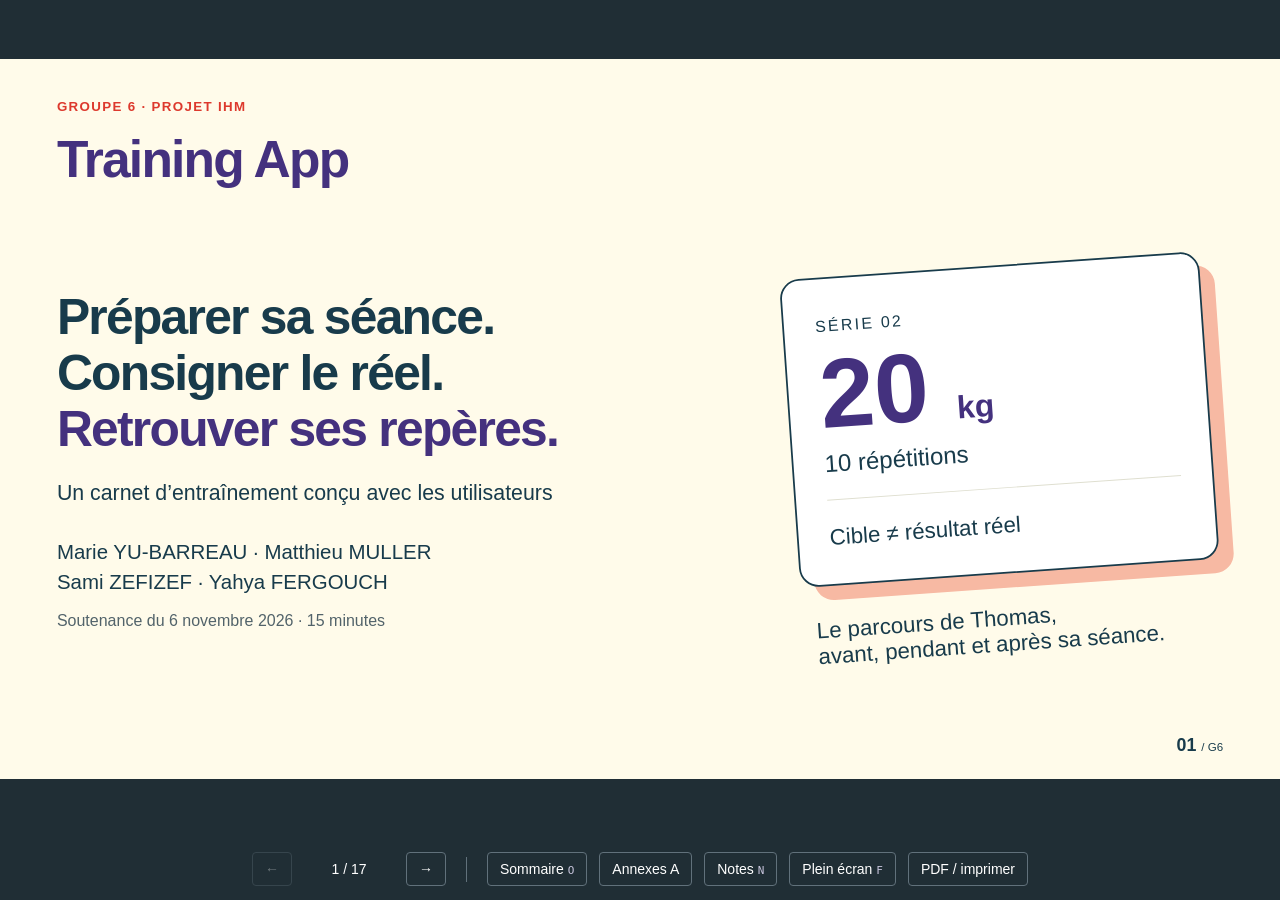
<file: docs/08-presentation-finale/index.html>
<!doctype html>
<html lang="fr">
<head>
  <meta charset="utf-8">
  <meta name="viewport" content="width=device-width,initial-scale=1">
  <meta name="theme-color" content="#fffbea">
  <title>G6 · Training App · Soutenance IHM</title>
  <link rel="icon" href="data:,">
  <link rel="stylesheet" href="presentation.css">
  <script defer src="slides.js"></script>
  <script defer src="presentation.js"></script>
</head>
<body>
  <a href="#presentation" class="skip">Aller à la présentation</a>
  <main id="presentation" tabindex="-1" aria-label="Présentation du groupe 6">
    <div id="canvas"></div>
  </main>
  <nav class="controls" aria-label="Commandes de présentation">
    <button id="previous" aria-label="Slide précédente">←</button>
    <span id="counter" aria-live="polite"></span>
    <button id="next" aria-label="Slide suivante">→</button>
    <span class="control-separator"></span>
    <button id="overview">Sommaire <kbd>O</kbd></button>
    <button id="appendices">Annexes <kbd>A</kbd></button>
    <button id="notes">Notes <kbd>N</kbd></button>
    <button id="fullscreen">Plein écran <kbd>F</kbd></button>
    <button id="print">PDF / imprimer</button>
  </nav>
  <aside id="speaker-notes" hidden aria-label="Notes de présentation"></aside>
  <dialog id="overview-dialog" aria-labelledby="overview-title"><header><h2 id="overview-title">Sommaire</h2><button data-close aria-label="Fermer le sommaire">×</button></header><div id="overview-content"></div></dialog>
  <dialog id="visual-dialog" aria-labelledby="visual-title"><header><h2 id="visual-title">Détail visuel</h2><button id="zoom-visual">Zoom / ajuster</button><button data-close aria-label="Fermer le détail">×</button></header><div id="visual-content"></div></dialog>
  <input id="video-file" type="file" accept="video/*" hidden>
  <dialog id="video-dialog" aria-labelledby="video-title"><header><h2 id="video-title">Test filmé · préparation T1 et séance T2</h2><button data-close aria-label="Fermer la vidéo">×</button></header><video id="test-video" controls playsinline preload="metadata"></video></dialog>
  <noscript>Activez JavaScript pour parcourir cette présentation, ou ouvrez ../../output/pdf/G6.pdf.</noscript>
</body>
</html>
</file>
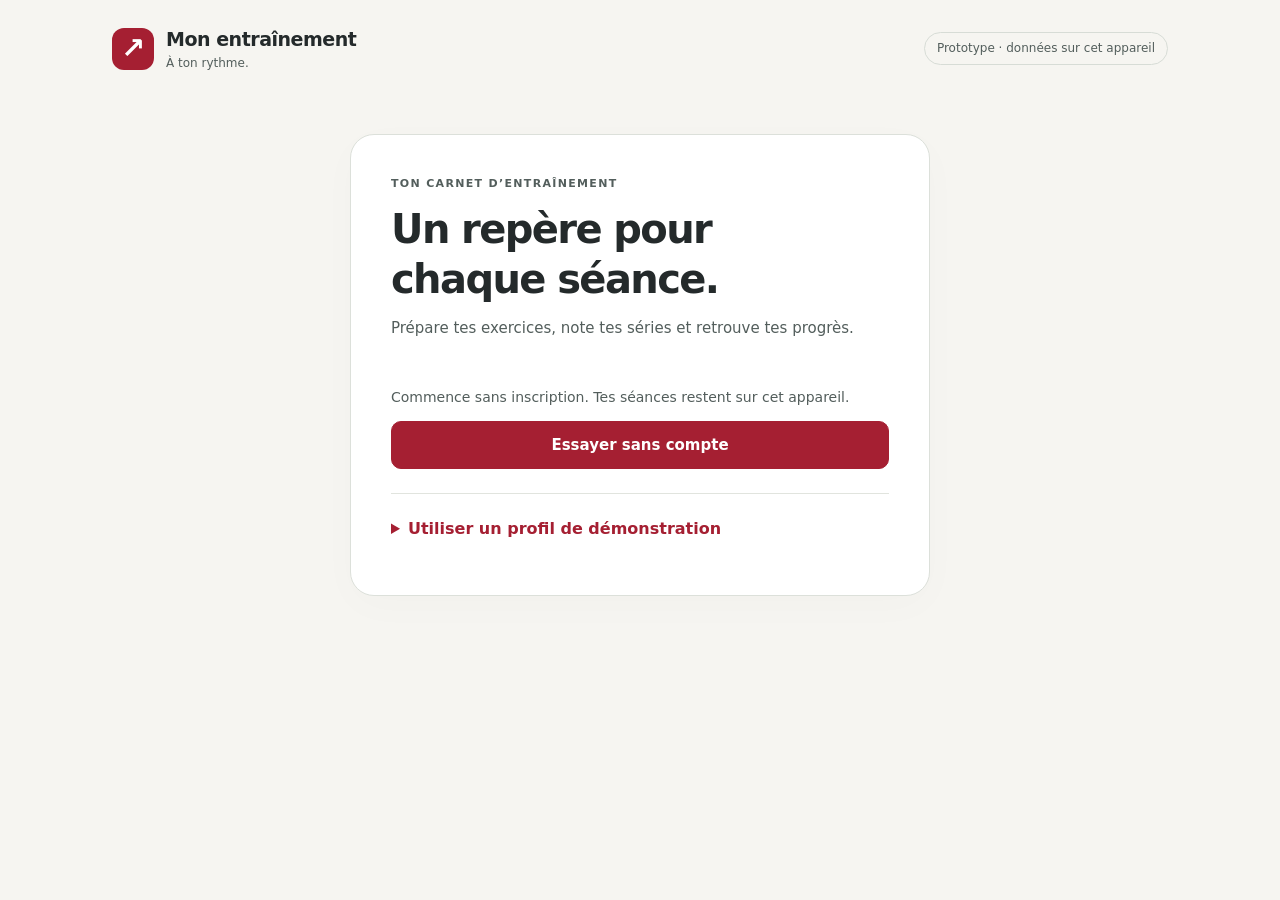
<file: prototypes/propotype 1/01-connexion/index.html>
<!doctype html>
<html lang="fr">
<head>
  <meta charset="utf-8">
  <meta name="viewport" content="width=device-width, initial-scale=1">
  <meta name="theme-color" content="#f6f5f1">
  <title>Connexion — Mon entraînement</title>
  <link rel="icon" href="data:,">
  <link rel="stylesheet" href="styles.css">
  <link rel="stylesheet" href="../02-questions-rapides/styles.css">
  <link rel="stylesheet" href="../commun/styles.css">
  <link rel="stylesheet" href="../05-organisation-semaine/styles.css">
  <link rel="stylesheet" href="../05-organisation-semaine/calendrier.css">
  <link rel="stylesheet" href="../06-configuration-seance/styles.css">
  <link rel="stylesheet" href="../07-partages/styles.css">
  <link rel="stylesheet" href="../08-entrainement/styles.css">
  <link rel="stylesheet" href="../commun/ergonomie.css">
  <link rel="stylesheet" href="../commun/revamp.css">
  <script defer src="../commun/ergonomie.js"></script>
  <script defer src="../06-configuration-seance/exercices.js"></script>
  <script defer src="../06-configuration-seance/seance.js"></script>
  <script defer src="../08-entrainement/enrichissement.js"></script>
  <script defer src="../08-entrainement/bilan.js"></script>
  <script defer src="../09-analyse/analyse.js"></script>
  <script defer src="../08-entrainement/entrainement.js"></script>
  <script defer src="../05-organisation-semaine/semaine.js"></script>
  <script defer src="../05-organisation-semaine/calendrier.js"></script>
  <script defer src="../commun/disponibilites.js"></script>
  <script defer src="../commun/parcours.js"></script>
  <script defer src="../commun/recherche.js"></script>
  <script defer src="../03-decouverte/seances.js"></script>
  <script defer src="../03-decouverte/programmes.js"></script>
  <script defer src="../03-decouverte/decouverte.js"></script>
  <script defer src="../04-mes-entrainements/gabarits.js"></script>
  <script defer src="../04-mes-entrainements/entrainements.js"></script>
  <script defer src="../07-partages/partages.js"></script>
  <script defer src="../02-questions-rapides/01-niveau/niveau.js"></script>
  <script defer src="../02-questions-rapides/02-objectif/objectif.js"></script>
  <script defer src="../02-questions-rapides/03-materiel/materiel.js"></script>
  <script defer src="../02-questions-rapides/questions.js"></script>
  <script defer src="connexion.js"></script>
</head>
<body>
  <a class="skip-link" href="#landing-page">Aller au contenu</a>
  <header class="app-header">
    <div class="app-brand"><span class="brand-symbol" aria-hidden="true">↗</span><span>Mon entraînement<small>À ton rythme.</small></span></div>
    <span class="local-badge">Prototype · données sur cet appareil</span>
  </header>
  <aside class="demo-note" aria-label="Cadre de démonstration">
    <p id="demo-screen">Prototype · Connexion</p>
    <p>Données fictives · aucune authentification réelle</p>
  </aside>

  <main id="access-page" class="access-page">
    <div class="access-welcome">
      <div class="access-intro">
        <p class="eyebrow">TON CARNET D’ENTRAÎNEMENT</p>
        <h1>Un repère pour<br> chaque séance.</h1>
        <p>Prépare tes exercices, note tes séries et retrouve tes progrès.</p>
      </div>
      <div class="demo-access">
        <p>Commence sans inscription. Tes séances restent sur cet appareil.</p>
        <button id="try-demo" class="primary-action full" type="button">Essayer sans compte</button>
      </div>
    </div>
    <details class="access-account">
      <summary>Utiliser un profil de démonstration</summary>
      <p class="form-help">Facultatif · cet accès simule un compte, sans serveur.</p>
      <div id="access-tabs" class="mode-tabs" role="tablist" aria-label="Accès au compte">
        <button id="login-tab" type="button" role="tab" aria-selected="true" aria-controls="login-panel" tabindex="0">Connexion</button>
        <button id="signup-tab" type="button" role="tab" aria-selected="false" aria-controls="signup-panel" tabindex="-1">Créer un compte</button>
      </div>

      <section id="login-panel" role="tabpanel" aria-labelledby="login-tab">
        <h2>Content de te retrouver</h2>
        <p class="intro">Connecte-toi à ton profil de démonstration.</p>
        <form id="login-form" novalidate>
          <div class="field">
            <label for="login-identifier">E-mail ou nom d’utilisateur</label>
            <input id="login-identifier" name="identifier" type="text" autocomplete="username" autocapitalize="none" autocorrect="off" spellcheck="false" placeholder="thomas.dubois" required aria-describedby="login-identifier-error">
            <p id="login-identifier-error" class="error" aria-live="polite" hidden></p>
          </div>
          <div class="field">
            <label for="login-password">Mot de passe</label>
            <div class="password-field">
              <input id="login-password" name="password" type="password" autocomplete="off" required aria-describedby="login-password-error">
              <button type="button" class="password-toggle" data-password="login-password" aria-controls="login-password" aria-pressed="false" aria-label="Afficher le mot de passe">Afficher</button>
            </div>
            <p id="login-password-error" class="error" aria-live="polite" hidden></p>
          </div>
          <button id="forgot-password" class="text-action recovery-link" type="button" aria-haspopup="dialog" aria-controls="recovery-dialog">Mot de passe oublié ?</button>
          <button class="primary-action" type="submit">Se connecter</button>
        </form>
      </section>

      <section id="signup-panel" role="tabpanel" aria-labelledby="signup-tab" hidden>
        <h2>Créer un compte</h2>
        <p class="intro">Prépare ton premier entraînement.</p>
        <form id="signup-form" novalidate>
          <div class="field">
            <label for="signup-email">E-mail</label>
            <input id="signup-email" name="email" type="email" inputmode="email" autocomplete="email" autocapitalize="none" autocorrect="off" spellcheck="false" placeholder="thomas@example.com" required aria-describedby="signup-email-error">
            <p id="signup-email-error" class="error" aria-live="polite" hidden></p>
          </div>
          <div class="field">
            <label for="signup-username">Nom d’utilisateur</label>
            <input id="signup-username" name="username" type="text" autocomplete="username" autocapitalize="none" autocorrect="off" spellcheck="false" placeholder="thomas.dubois" required aria-describedby="signup-username-error">
            <p id="signup-username-error" class="error" aria-live="polite" hidden></p>
          </div>
          <div class="field">
            <label for="signup-password">Mot de passe</label>
            <div class="password-field">
              <input id="signup-password" name="password" type="password" autocomplete="off" required aria-describedby="signup-password-error">
              <button type="button" class="password-toggle" data-password="signup-password" aria-controls="signup-password" aria-pressed="false" aria-label="Afficher le mot de passe">Afficher</button>
            </div>
            <p id="signup-password-error" class="error" aria-live="polite" hidden></p>
          </div>
          <button class="primary-action signup-submit" type="submit">Créer mon compte</button>
        </form>
      </section>

    </details>
    <noscript><p>Active JavaScript pour essayer les interactions de cette maquette.</p></noscript>
  </main>

  <main id="questions-page" class="questions-page" hidden>
    <section id="question-panel" aria-labelledby="question-title">
      <p id="question-number" class="question-progress-label" role="status" aria-live="polite"></p>
      <div id="question-progress" class="question-progress" role="progressbar" aria-labelledby="question-number" aria-valuemin="1" aria-valuemax="3" aria-valuenow="1">
        <span></span><span></span><span></span>
      </div>
      <p id="question-greeting" class="question-greeting"></p>
      <h1 id="question-title" class="question-title" tabindex="-1"></h1>
      <p id="question-save-status" class="form-help" role="status"></p>
      <div id="question-choices" class="question-choices" role="group" aria-labelledby="question-title" aria-describedby="question-help"></div>
      <p id="question-help" class="question-help">Tu pourras modifier ce choix dans tes préférences.</p>
      <button id="question-continue" class="primary-action full" type="button" disabled>Continuer</button>
      <div class="question-navigation">
        <button id="question-back" class="question-back" type="button" hidden>← Question précédente</button>
        <button id="skip-one-question" class="text-action" type="button">Passer cette question →</button>
      </div>
      <button id="skip-questions" class="text-action" type="button">Passer le reste</button>
    </section>
  </main>

  <main id="landing-page" class="landing-page" tabindex="-1" hidden></main>
  <div id="landing-dock">
  <nav id="landing-navigation" aria-label="Navigation principale" hidden></nav>
  <div id="landing-notice" role="status" aria-live="polite"></div>
  </div>
  <p id="storage-status" role="status" aria-live="polite"></p>

  <dialog id="filters-dialog" aria-labelledby="filters-title">
    <h2 id="filters-title">Filtres</h2>
    <div id="filters-options" class="landing-stack landing-section"></div>
    <button id="clear-filters" type="button" class="text-action">Effacer les filtres</button>
    <button id="close-filters" type="button" class="primary-action">Fermer les filtres</button>
  </dialog>

  <dialog id="recap-dialog" aria-labelledby="recap-title">
    <h2 id="recap-title"></h2>
    <p id="recap-meta" class="recap-meta"></p>
    <p id="recap-description" class="recap-description"></p>
    <h3>Exercices prévus</h3>
    <ol id="recap-exercises" class="recap-exercises"></ol>

    <div class="recap-actions">
      <button id="plan-session" type="button" class="primary-action">Ajouter au calendrier</button>
      <button id="toggle-favorite" type="button" class="landing-button" aria-pressed="false">Ajouter aux favoris</button>
      <button id="save-session" type="button" class="landing-button">Ajouter à mes entraînements</button>
    </div>
    <form id="week-form" class="landing-section" novalidate hidden>
      <label for="week-day">Date de la séance</label>
      <input id="week-day" name="day" type="date" required aria-describedby="week-day-error">
      <p id="week-day-error" class="error" hidden>Choisis une date avant d’ajouter la séance.</p>
      <button type="submit" class="primary-action landing-section">Confirmer le placement</button>
      <button id="cancel-week" type="button" class="text-action">Annuler le placement</button>
    </form>
    <p id="recap-notice" class="landing-hint landing-section" role="status" aria-live="polite"></p>
    <button id="recap-open-mine" class="text-action" type="button" hidden>Voir mes entraînements</button>
    <button id="close-recap" type="button" class="text-action dialog-return">Retour à la liste</button>
  </dialog>

  <dialog id="draft-dialog" aria-labelledby="draft-title">
    <span class="landing-tag">À compléter</span>
    <h2 id="draft-title" class="landing-section"></h2>
    <p class="landing-hint landing-section">Base personnelle conservée, sans exercices ni résultats inventés.</p>
    <dl id="draft-facts" class="draft-facts"></dl>
    <p id="draft-structure" class="landing-hint"></p>
    <p id="draft-next" class="landing-hint landing-section"></p>
    <button id="close-draft" type="button" class="text-action dialog-return">Revenir à mes entraînements</button>
  </dialog>

  <dialog id="recovery-dialog" aria-labelledby="recovery-title" aria-describedby="recovery-description">
    <h2 id="recovery-title">Réinitialiser le mot de passe</h2>
    <p id="recovery-description" class="intro">Indique l’e-mail associé à ton compte.</p>
    <form id="recovery-form" novalidate>
      <div class="field">
        <label for="recovery-email">E-mail</label>
        <input id="recovery-email" name="email" type="email" inputmode="email" autocomplete="email" autocapitalize="none" autocorrect="off" spellcheck="false" placeholder="thomas@example.com" required aria-describedby="recovery-email-error" autofocus>
        <p id="recovery-email-error" class="error" aria-live="polite" hidden></p>
      </div>
      <button class="primary-action" type="submit">Envoyer le lien</button>
    </form>
    <p id="recovery-confirmation" class="recovery-confirmation" role="status" hidden>Simulation : aucun e-mail n’a été envoyé.</p>
    <button id="close-recovery" class="text-action dialog-return" type="button">Revenir à la connexion</button>
  </dialog>
</body>
</html>
</file>
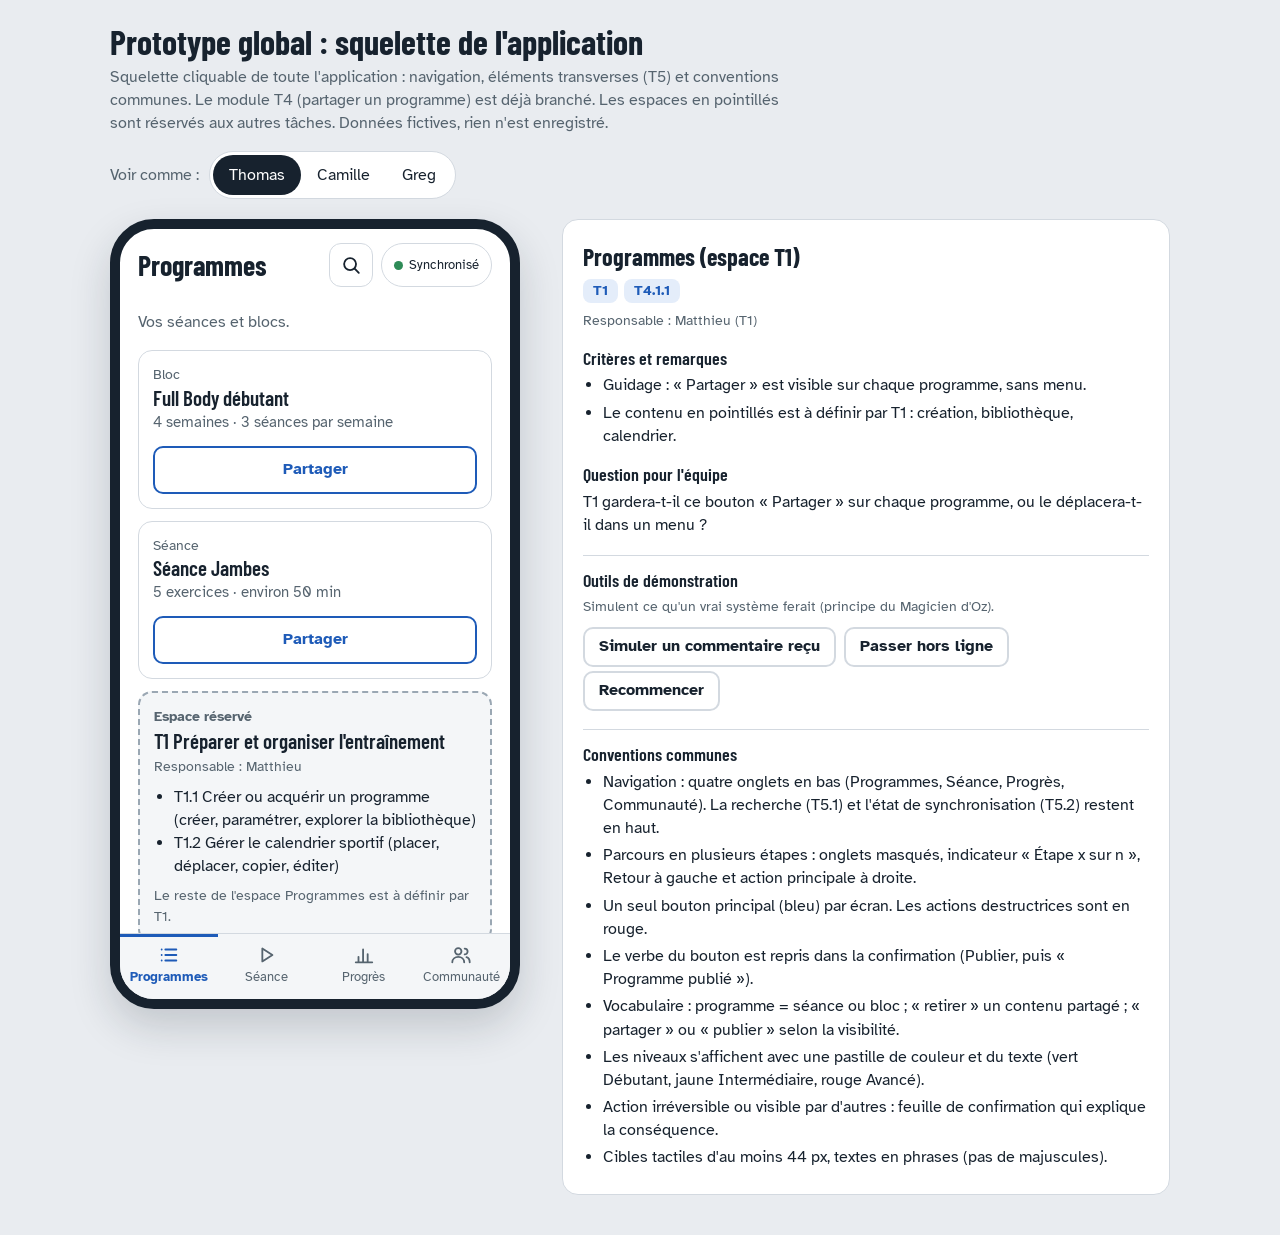
<file: prototypes/prototype-global.html>
<!DOCTYPE html>
<html lang="fr">
<head>
<meta charset="utf-8">
<meta name="viewport" content="width=device-width, initial-scale=1">
<title>Prototype global — squelette de l'application</title>
<link rel="preconnect" href="https://fonts.googleapis.com">
<link rel="preconnect" href="https://fonts.gstatic.com" crossorigin>
<link href="https://fonts.googleapis.com/css2?family=Atkinson+Hyperlegible:wght@400;700&family=Barlow+Condensed:wght@600;700&display=swap" rel="stylesheet">
<style>
:root{
  --bg:#E9ECF0; --paper:#FFFFFF; --ink:#17222E; --muted:#56646F; --line:#D3D9E0;
  --soft:#F4F6F8; --blue:#1E5BB8; --blue-soft:#E4EDFA; --danger:#B3261E; --danger-soft:#FBE9E7;
  --font-head:"Barlow Condensed","Arial Narrow",system-ui,sans-serif;
  --font-body:"Atkinson Hyperlegible",system-ui,-apple-system,"Segoe UI",sans-serif;
}
*{box-sizing:border-box}
html,body{margin:0}
body{background:var(--bg);color:var(--ink);font-family:var(--font-body);font-size:16px;line-height:1.45}
button,input,textarea{font:inherit;color:inherit}
:focus-visible{outline:3px solid var(--blue);outline-offset:2px}

/* Page */
.top{max-width:1100px;margin:0 auto;padding:24px 20px 8px}
.top h1{font-family:var(--font-head);font-weight:700;font-size:34px;line-height:1.05;margin:0 0 6px}
.top p{margin:0;color:var(--muted);max-width:68ch}
.persona-bar{display:flex;flex-wrap:wrap;align-items:center;gap:10px;margin-top:16px}
.persona-bar span{color:var(--muted)}
.seg{display:inline-flex;background:var(--paper);border:1px solid var(--line);border-radius:999px;padding:3px}
.seg button{border:0;background:transparent;padding:8px 16px;border-radius:999px;cursor:pointer;min-height:40px}
.seg button[aria-pressed="true"]{background:var(--ink);color:#fff}
.stage{max-width:1100px;margin:0 auto;padding:12px 20px 40px;display:grid;grid-template-columns:420px 1fr;gap:32px;align-items:start}

/* Phone */
.phone{position:relative;width:410px;height:790px;background:var(--paper);border:10px solid var(--ink);border-radius:44px;overflow:hidden;display:flex;flex-direction:column;box-shadow:0 18px 40px rgba(23,34,46,.18)}
.screen{flex:1;min-height:0;display:flex;flex-direction:column}
.body{flex:1;overflow-y:auto;padding:20px 18px 18px}
.bar{display:flex;gap:10px;padding:12px 18px;border-top:1px solid var(--line);background:var(--paper)}
.bar .btn{flex:1}
.tabs{display:grid;grid-template-columns:1fr 1fr;border-top:1px solid var(--line);background:var(--soft)}
.tabs button{border:0;background:transparent;padding:12px 8px 14px;cursor:pointer;color:var(--muted);display:flex;flex-direction:column;align-items:center;gap:2px;min-height:56px}
.tabs button[aria-current="page"]{color:var(--blue);font-weight:700;box-shadow:inset 0 3px 0 var(--blue)}
.tabs svg{width:22px;height:22px}

/* Type */
h2.title{font-family:var(--font-head);font-weight:700;font-size:30px;line-height:1.05;margin:4px 0 6px}
h3{font-family:var(--font-head);font-weight:600;font-size:21px;line-height:1.15;margin:0}
.lead{color:var(--muted);margin:0 0 16px}
.label{display:block;font-weight:700;margin:20px 0 6px}
.help{color:var(--muted);font-size:14px;margin:4px 0 0}

/* Header / stepper */
.head{display:flex;align-items:center;gap:8px;margin-bottom:10px}
.icon-btn{border:1px solid var(--line);background:var(--paper);width:44px;height:44px;border-radius:12px;display:grid;place-items:center;cursor:pointer;flex:none}
.icon-btn svg{width:22px;height:22px}
.stepper{flex:1}
.stepper .txt{font-size:14px;color:var(--muted);margin-bottom:5px}
.stepper .segs{display:grid;gap:4px}
.stepper .segs i{height:5px;border-radius:3px;background:var(--line)}
.stepper .segs i.on{background:var(--blue)}

/* Buttons */
.btn{min-height:48px;padding:10px 16px;border-radius:10px;border:2px solid var(--line);background:var(--paper);font-weight:700;cursor:pointer}
.btn.primary{background:var(--blue);border-color:var(--blue);color:#fff}
.btn.danger{background:var(--danger);border-color:var(--danger);color:#fff}
.btn.quiet{border-color:var(--blue);color:var(--blue)}
.btn.block{width:100%}
.btn.small{min-height:40px;padding:6px 14px;font-weight:700}

/* Cards */
.card{background:var(--paper);border:1px solid var(--line);border-radius:14px;padding:14px;margin-bottom:12px}
.card .row{display:flex;justify-content:space-between;align-items:flex-start;gap:10px}
.kind{font-size:14px;color:var(--muted)}
.meta{color:var(--muted);font-size:15px;margin:2px 0 12px}
.panel{border-radius:14px;padding:14px;margin-bottom:12px}
.panel.ok{background:var(--blue-soft)}
.panel.priv{background:var(--soft);border:1px dashed #AEB8C2}
.panel h3{margin-bottom:8px}
.ul{list-style:none;margin:0;padding:0}
.ul li{display:flex;gap:10px;align-items:flex-start;padding:5px 0}
.ul svg{width:20px;height:20px;flex:none;margin-top:2px}
.opt{display:flex;gap:12px;align-items:flex-start;padding:12px;border:1px solid var(--line);border-radius:12px;margin-bottom:8px;cursor:pointer}
.opt input{width:22px;height:22px;margin:2px 0 0;flex:none;accent-color:var(--blue)}
.opt b{display:block}

/* Form */
input[type=text],textarea{width:100%;border:2px solid var(--line);border-radius:10px;padding:11px 12px;background:var(--paper);min-height:48px}
textarea{min-height:110px;resize:vertical}
.err-field{border-color:var(--danger)!important}
.err-msg{color:var(--danger);font-size:14px;margin-top:4px;font-weight:700}
.summary{background:var(--danger-soft);border:2px solid var(--danger);border-radius:12px;padding:12px 14px;margin-bottom:12px}
.summary b{display:block;margin-bottom:4px}
.chips{display:flex;flex-wrap:wrap;gap:8px}
.chip{display:inline-flex;align-items:center;gap:8px;min-height:44px;padding:8px 14px;border-radius:999px;border:2px solid var(--line);background:var(--paper);cursor:pointer}
.chip[aria-checked="true"]{border-color:var(--blue);background:var(--blue-soft);font-weight:700}
.chip svg{width:16px;height:16px}
.dot{width:12px;height:12px;border-radius:50%;flex:none}
.switch{display:flex;align-items:center;justify-content:space-between;gap:12px;width:100%;text-align:left;border:1px solid var(--line);border-radius:12px;padding:12px;background:var(--paper);cursor:pointer;min-height:56px}
.switch .track{width:46px;height:26px;border-radius:13px;background:#9AA7B3;position:relative;flex:none;transition:background .15s}
.switch .track::after{content:"";position:absolute;top:3px;left:3px;width:20px;height:20px;border-radius:50%;background:#fff;transition:transform .15s}
.switch[aria-checked="true"] .track{background:var(--blue)}
.switch[aria-checked="true"] .track::after{transform:translateX(20px)}
.radio{display:flex;gap:12px;align-items:flex-start;width:100%;text-align:left;border:2px solid var(--line);border-radius:12px;padding:12px;background:var(--paper);cursor:pointer;margin-bottom:8px}
.radio[aria-checked="true"]{border-color:var(--blue);background:var(--blue-soft)}
.radio .rd{width:20px;height:20px;border-radius:50%;border:2px solid var(--muted);flex:none;margin-top:2px;display:grid;place-items:center}
.radio[aria-checked="true"] .rd{border-color:var(--blue)}
.radio[aria-checked="true"] .rd::after{content:"";width:10px;height:10px;border-radius:50%;background:var(--blue)}

/* Preview */
.banner{background:var(--ink);color:#fff;border-radius:12px;padding:10px 14px;margin-bottom:12px;font-size:15px}
.pv{border:1px solid var(--line);border-radius:14px;padding:16px;background:var(--paper)}
.tags{display:flex;flex-wrap:wrap;gap:6px;margin:8px 0 10px}
.tag{display:inline-flex;align-items:center;gap:6px;font-size:14px;padding:3px 10px;border-radius:999px;background:var(--soft);border:1px solid var(--line)}
.pv p.desc{margin:6px 0 12px}
.pv p.empty{color:var(--muted);font-style:italic}
.pv h4{margin:14px 0 4px;font-size:16px}
.lines{margin:0;padding-left:20px}
.lines li{padding:2px 0}
.vis{margin-top:14px;padding-top:12px;border-top:1px solid var(--line);color:var(--muted);font-size:15px}

/* Shares */
.share{width:100%;text-align:left;cursor:pointer}
.empty-state{text-align:center;padding:40px 10px;color:var(--muted)}
.empty-state h3{color:var(--ink);margin-bottom:6px}
.cm{border-top:1px solid var(--line);padding:12px 0}
.cm b{display:block}
.cm .reply{margin:8px 0 0 14px;padding-left:10px;border-left:3px solid var(--line)}
.inline{display:flex;gap:8px;margin-top:8px}
.inline input{flex:1}

/* Overlay + toast */
.overlay{position:absolute;inset:0;background:rgba(23,34,46,.55);display:flex;align-items:flex-end;z-index:5}
.sheet{background:var(--paper);width:100%;border-radius:22px 22px 0 0;padding:20px 18px 18px}
.sheet .btns{display:flex;gap:10px;margin-top:16px}
.sheet .btns .btn{flex:1}
.toast{position:absolute;left:18px;right:18px;bottom:84px;background:var(--ink);color:#fff;padding:12px 16px;border-radius:12px;opacity:0;transform:translateY(8px);pointer-events:none;transition:opacity .2s,transform .2s;z-index:6}
.toast.on{opacity:1;transform:none}

/* Notes */
.notes{background:var(--paper);border:1px solid var(--line);border-radius:16px;padding:20px}
.notes h2{font-family:var(--font-head);font-size:24px;margin:0 0 4px}
.notes h3{font-size:18px;margin:16px 0 6px}
.notes ul{margin:0;padding-left:20px}
.notes li{margin:4px 0}
.notes .ids{display:flex;flex-wrap:wrap;gap:6px}
.notes .ids span{background:var(--blue-soft);color:var(--blue);font-weight:700;border-radius:8px;padding:2px 10px;font-size:14px}
.notes .demo{margin-top:18px;padding-top:14px;border-top:1px solid var(--line)}
.notes .demo .btn{margin:4px 8px 0 0}


/* Squelette global */
.topbar{display:flex;align-items:center;justify-content:space-between;gap:8px;padding:14px 18px 4px}
.topbar h2.title{margin:0;font-size:28px}
.util{display:flex;gap:8px;align-items:center}
.syncchip{display:inline-flex;align-items:center;gap:6px;min-height:44px;padding:0 12px;border:1px solid var(--line);border-radius:999px;background:var(--paper);font-size:13px;cursor:pointer}
.dot2{width:9px;height:9px;border-radius:50%;background:#2E8B57;flex:none}
.dot2.off{background:transparent;border:2px solid #56646F}
.ph{border:2px dashed #9AA7B3;border-radius:14px;padding:14px;margin:12px 0;background:var(--soft)}
.ph .tag-ph{font-size:14px;font-weight:700;color:var(--muted);margin-bottom:2px}
.ph h3{margin-bottom:4px}
.ph ul{margin:8px 0;padding-left:20px}
.seg2{display:flex;background:var(--soft);border:1px solid var(--line);border-radius:12px;padding:3px;margin-bottom:14px}
.seg2 button{flex:1;border:0;background:transparent;border-radius:9px;min-height:44px;cursor:pointer;font-weight:700;color:var(--muted)}
.seg2 button[aria-pressed="true"]{background:var(--paper);color:var(--ink);box-shadow:0 1px 3px rgba(23,34,46,.18)}
.tabs{grid-template-columns:repeat(4,1fr)}
.tabs button{font-size:13px;padding:10px 2px 12px}
.conv{margin-top:18px;padding-top:14px;border-top:1px solid var(--line)}

@media (max-width:960px){
  .stage{grid-template-columns:1fr;justify-items:center}
  .notes{width:100%;max-width:410px}
}
@media (max-width:480px){
  .phone{width:100%;height:calc(100dvh - 24px);border-width:6px;border-radius:30px}
  .stage{padding:8px 8px 24px}
  .top{padding:16px 12px 4px}
}
@media (prefers-reduced-motion:reduce){*{transition:none!important}}
</style>
</head>
<body>
<header class="top">
  <h1>Prototype global : squelette de l'application</h1>
  <p>Squelette cliquable de toute l'application : navigation, éléments transverses (T5) et conventions communes. Le module T4 (partager un programme) est déjà branché. Les espaces en pointillés sont réservés aux autres tâches. Données fictives, rien n'est enregistré.</p>
  <div class="persona-bar" role="group" aria-label="Choisir l'utilisateur simulé">
    <span>Voir comme :</span>
    <div class="seg" id="personaSeg"></div>
  </div>
</header>

<main class="stage">
  <div class="phone" id="phone">
    <div class="screen" id="screen"></div>
    <nav class="tabs" aria-label="Navigation principale" id="tabs"></nav>
    <div id="overlay"></div>
    <div class="toast" id="toast" role="status" aria-live="polite"></div>
  </div>
  <aside class="notes" id="notes" aria-label="Notes de conception"></aside>
</main>

<script>
(function(){
"use strict";

/* ---------- Données fictives ---------- */
var LEVELS=["Débutant","Intermédiaire","Avancé"];
var LEVEL_COLOR={"Débutant":"#2E8B57","Intermédiaire":"#D9A400","Avancé":"#C8372D"};
var ZONES=["Corps entier","Haut du corps","Jambes","Squat","Développé couché","Soulevé de terre","Cardio"];

var DATA={
  thomas:{name:"Thomas",level:"Débutant",items:[
    {name:"Full Body débutant",type:"Bloc",meta:"4 semaines · 3 séances par semaine",zone:"Corps entier",linesTitle:"Semaine type (7 jours)",
     lines:["Lundi : Full Body","Mardi : Repos","Mercredi : Jambes","Jeudi : Repos","Vendredi : Haut du corps","Samedi : Repos actif","Dimanche : Repos"]},
    {name:"Séance Jambes",type:"Séance",meta:"5 exercices · environ 50 min",zone:"Jambes",linesTitle:"Exercices",
     lines:["Presse à cuisses : 3 × 12","Squat guidé : 3 × 10","Leg curl : 3 × 12","Extension jambes : 3 × 12","Mollets debout : 3 × 15"]}
  ],comments:[
    {who:"Inès",text:"Bien équilibré pour débuter. Pense à ajouter un échauffement avant Jambes."},
    {who:"Mathias",text:"Le repos actif du samedi est une bonne idée, garde-le."}]},
  camille:{name:"Camille",level:"Intermédiaire",items:[
    {name:"Haut du corps",type:"Séance",meta:"5 exercices · environ 55 min",zone:"Haut du corps",linesTitle:"Exercices",
     lines:["Développé couché : 4 × 8","Rowing barre : 4 × 8","Développé militaire : 3 × 10","Tractions : 3 × 8","Curl biceps : 3 × 12"]},
    {name:"Bas du corps",type:"Séance",meta:"5 exercices · environ 60 min",zone:"Jambes",linesTitle:"Exercices",
     lines:["Squat : 4 × 8","Soulevé de terre roumain : 3 × 10","Fentes : 3 × 10","Leg curl : 3 × 12","Mollets : 4 × 12"]}
  ],comments:[
    {who:"Inès",text:"Merci, je l'ai importée. Tu fais quoi comme échauffement avant le développé ?"},
    {who:"Mathias",text:"Bonne base. J'ajouterais un travail d'épaules en fin de séance."}]},
  greg:{name:"Greg",level:"Avancé",items:[
    {name:"Cycle squat, 10 semaines",type:"Bloc",meta:"10 semaines · 5 séances par semaine",zone:"Squat",linesTitle:"Organisation du cycle",rpe:true,reglages:true,
     lines:["Semaines 1 à 4 : volume, RPE cible 7","Semaines 5 à 8 : intensité, RPE cible 8","Semaine 9 : pic, RPE cible 9","Semaine 10 : décharge, RPE cible 6","Accessoires : fentes bulgares, good morning, gainage"]},
    {name:"Développé couché, séance lourde",type:"Séance",meta:"4 exercices · environ 90 min",zone:"Développé couché",linesTitle:"Exercices",rpe:true,reglages:true,
     lines:["Développé couché pause : 5 × 3, RPE 8","Développé prise serrée : 4 × 6, RPE 7","Tractions lestées : 4 × 6","Face pull : 3 × 15"]}
  ],comments:[
    {who:"Inès",text:"Tu prévois la décharge en semaine 10 plutôt qu'en semaine 5. Pourquoi ce choix ?"},
    {who:"Mathias",text:"Intéressant, le pic en semaine 9 passe bien avec un RPE 9."}]}
};

/* ---------- Icônes ---------- */
function svg(path,extra){return '<svg viewBox="0 0 24 24" fill="none" stroke="'+(extra||"currentColor")+'" stroke-width="2" stroke-linecap="round" stroke-linejoin="round" aria-hidden="true">'+path+'</svg>';}
var I={
  back:svg('<path d="M15 5l-7 7 7 7"/>'),
  check:svg('<path d="M5 12.5l4.5 4.5L19 7.5"/>',"#1E5BB8"),
  checkSm:svg('<path d="M5 12.5l4.5 4.5L19 7.5"/>',"#1E5BB8"),
  lock:svg('<rect x="5" y="11" width="14" height="9" rx="2"/><path d="M8 11V8a4 4 0 018 0v3"/>',"#56646F"),
  list:svg('<path d="M8 6h12M8 12h12M8 18h12M4 6h.01M4 12h.01M4 18h.01"/>'),
  play:svg('<path d="M8 5v14l11-7z"/>'),
  chart:svg('<path d="M3 20h18M6 20v-6M11 20V6M16 20v-9"/>'),
  people:svg('<circle cx="9" cy="8" r="3.5"/><path d="M2.5 20c0-3.6 2.9-6 6.5-6s6.5 2.4 6.5 6M16 5a3.2 3.2 0 010 6.4M18 14.4c2.2.6 3.5 2.6 3.5 5.6"/>'),
  search:svg('<circle cx="11" cy="11" r="6.5"/><path d="M16 16l4.5 4.5"/>')
};

/* ---------- État ---------- */
var S;
function fresh(persona){
  return {persona:persona||"thomas",screen:"root",tab:"programmes",comSeg:"partages",item:null,mode:"create",form:null,
          include:{charges:false,reglages:false},errors:[],shares:[],openShare:null,dialog:null,replyOpen:null,
          lastKey:null,online:true};
}
S=fresh("thomas");

function esc(t){return String(t).replace(/[&<>"']/g,function(c){return {"&":"&amp;","<":"&lt;",">":"&gt;",'"':"&quot;","'":"&#39;"}[c];});}
function P(){return DATA[S.persona];}
function initForm(item){
  S.form={title:item.name,level:P().level,zone:item.zone,desc:"",comments:true,visibility:"public"};
  S.include={charges:false,reglages:false};
  S.errors=[];
}
function visLabel(v){return v==="public"?"Tout le monde":"Mes contacts";}
function verb(v){return v==="public"?"Publier":"Partager";}
function pendingCount(){return S.shares.filter(function(s){return s.status==="pending";}).length;}
function viewKey(){
  if(S.screen!=="root")return S.screen;
  if(S.tab==="communaute")return S.comSeg==="decouvrir"?"decouvrir":"partages";
  return S.tab;
}

/* ---------- Notes de conception ---------- */
var NOTES={
  programmes:{t:"Programmes (espace T1)",ids:["T1","T4.1.1"],owner:"Matthieu (T1)",
    c:["Guidage : « Partager » est visible sur chaque programme, sans menu.","Le contenu en pointillés est à définir par T1 : création, bibliothèque, calendrier."],
    q:"T1 gardera-t-il ce bouton « Partager » sur chaque programme, ou le déplacera-t-il dans un menu ?"},
  seance:{t:"Séance (espace T2)",ids:["T2"],owner:"Yahya (T2)",
    c:["Espace réservé : les arbres T2-Thomas, T2-Camille et T2-Greg existent déjà dans le dépôt.","Doit respecter les conventions communes (ci-dessous)."],
    q:"Comment démarre-t-on une séance : depuis Programmes ou depuis cet onglet ?"},
  progres:{t:"Progrès (espace T3)",ids:["T3"],owner:"Yahya (T3)",
    c:["Espace réservé : historique des séances et graphiques de progression.","Les persona divergent : Thomas veut des records visibles, Mireille un suivi lié à son autonomie."],
    q:"Faut-il un seul écran de progrès ou plusieurs vues selon le niveau ?"},
  decouvrir:{t:"Découvrir (espace T1.1)",ids:["T1.1"],owner:"Matthieu (T1.1)",
    c:["Espace réservé : explorer la bibliothèque et importer les programmes publiés par d'autres.","C'est le pendant de T4 : ce que l'un publie, l'autre l'importe."],
    q:"Où l'utilisateur importe-t-il un programme : ici ou depuis la bibliothèque de l'onglet Programmes ?"},
  partages:{t:"Mes partages (T4.4)",ids:["T4.4.1","T4.4.2"],owner:"Marie (T4)",
    c:["Guidage : l'état vide explique quoi faire pour commencer.","Gestion des erreurs : hors ligne, la publication est mise en attente et son état est visible."],
    q:"T4.4 reste-t-il dans T4 ? Les contacts, eux, relèvent de qui ?"},
  check:{t:"Vérifier ce qui est partagé",ids:["T4.1.2"],owner:"Marie (T4)",
    c:["Contrôle explicite : ce qui sort et ce qui reste privé sont visibles avant d'avancer.","Parcours en étapes : la navigation principale est masquée pour rester concentré."],
    q:"Charges prévues et réglages du matériel sont exclus par défaut. À valider avec Greg et Yahya."},
  form:{t:"Présenter le programme",ids:["T4.2.1","T4.2.2","T4.2.3","T4.2.4"],owner:"Marie (T4)",
    c:["Charge de travail : titre, niveau et zone sont préremplis.","Adaptabilité : description et retours sont facultatifs.","Gestion des erreurs : un message dit quel champ corriger."],
    q:"Visibilité par défaut : « Tout le monde » ou « Mes contacts » ?"},
  preview:{t:"Contrôler l'aperçu",ids:["T4.3.1"],owner:"Marie (T4)",
    c:["Contrôle explicite : l'aperçu montre la fiche telle que les autres la verront.","Homogénéité : le bouton garde le nom de l'action jusqu'au message de confirmation."],
    q:"L'aperçu doit-il montrer aussi la fiche vue par un lecteur qui importe (lien avec T1.1) ?"},
  detail:{t:"Suivre un programme partagé",ids:["T4.4.1","T4.4.2"],owner:"Marie (T4)",
    c:["Contrôle explicite : modifier et retirer sont séparés, et retirer demande une confirmation.","La confirmation explique ce qui arrive aux personnes qui ont déjà importé le programme."],
    q:"Que devient la copie importée quand l'auteur met à jour son programme ?"}
};
var CONVENTIONS=[
  "Navigation : quatre onglets en bas (Programmes, Séance, Progrès, Communauté). La recherche (T5.1) et l'état de synchronisation (T5.2) restent en haut.",
  "Parcours en plusieurs étapes : onglets masqués, indicateur « Étape x sur n », Retour à gauche et action principale à droite.",
  "Un seul bouton principal (bleu) par écran. Les actions destructrices sont en rouge.",
  "Le verbe du bouton est repris dans la confirmation (Publier, puis « Programme publié »).",
  "Vocabulaire : programme = séance ou bloc ; « retirer » un contenu partagé ; « partager » ou « publier » selon la visibilité.",
  "Les niveaux s'affichent avec une pastille de couleur et du texte (vert Débutant, jaune Intermédiaire, rouge Avancé).",
  "Action irréversible ou visible par d'autres : feuille de confirmation qui explique la conséquence.",
  "Cibles tactiles d'au moins 44 px, textes en phrases (pas de majuscules)."
];

/* ---------- Composants ---------- */
function topbar(title){
  var pend=pendingCount();
  var lab=S.online?"Synchronisé":(pend?"Hors ligne · "+pend+" en attente":"Hors ligne");
  return '<div class="topbar"><h2 class="title">'+esc(title)+'</h2><div class="util">'+
    '<button class="icon-btn" data-a="openSearch" data-f="srch" aria-label="Rechercher">'+I.search+'</button>'+
    '<button class="syncchip" data-a="openSync" data-f="sync" aria-label="État de la synchronisation : '+esc(lab)+'"><span class="dot2'+(S.online?"":" off")+'"></span>'+esc(lab)+'</button></div></div>';
}
function placeholder(id,title,owner,subs,note){
  return '<section class="ph"><div class="tag-ph">Espace réservé</div><h3>'+esc(id)+' '+esc(title)+'</h3><p class="help" style="margin:0">Responsable : '+esc(owner)+'</p><ul>'+
    subs.map(function(s){return '<li>'+esc(s)+'</li>';}).join("")+'</ul><p class="help" style="margin:0">'+esc(note)+'</p></section>';
}
function stepper(){
  var steps=S.mode==="create"?["Vérifier","Présenter","Aperçu"]:["Présenter","Aperçu"];
  var idx={check:0,form:S.mode==="create"?1:0,preview:S.mode==="create"?2:1}[S.screen];
  var segs=steps.map(function(_,i){return '<i class="'+(i<=idx?"on":"")+'"></i>';}).join("");
  return '<div class="stepper"><div class="txt">Étape '+(idx+1)+' sur '+steps.length+' : '+steps[idx]+'</div><div class="segs" style="grid-template-columns:repeat('+steps.length+',1fr)">'+segs+'</div></div>';
}
function head(backAction){
  return '<div class="head"><button class="icon-btn" data-a="'+backAction+'" aria-label="Retour">'+I.back+'</button>'+stepper()+'</div>';
}

/* ---------- Vues ---------- */
var VIEWS={
  programmes:function(){
    var cards=P().items.map(function(it,i){
      return '<article class="card"><div class="kind">'+esc(it.type)+'</div><h3>'+esc(it.name)+'</h3><p class="meta">'+esc(it.meta)+'</p>'+
             '<button class="btn quiet block" data-a="share" data-i="'+i+'" data-f="share'+i+'" aria-label="Partager '+esc(it.name)+'">Partager</button></article>';
    }).join("");
    return {top:topbar("Programmes"),body:'<p class="lead">Vos séances et blocs.</p>'+cards+
      placeholder("T1","Préparer et organiser l'entraînement","Matthieu",
        ["T1.1 Créer ou acquérir un programme (créer, paramétrer, explorer la bibliothèque)","T1.2 Gérer le calendrier sportif (placer, déplacer, copier, éditer)"],
        "Le reste de l'espace Programmes est à définir par T1.")};
  },
  seance:function(){
    return {top:topbar("Séance"),body:placeholder("T2","Réaliser et documenter une séance","Yahya",
      ["T2.1 Saisir les données d'effort (répétitions, charge, repos, ressenti ou RPE)","T2.2 Enrichir la séance (photos, vidéos, notes)"],
      "Les modèles T2-Thomas, T2-Camille et T2-Greg détaillent déjà ces tâches.")};
  },
  progres:function(){
    return {top:topbar("Progrès"),body:placeholder("T3","Analyser et évaluer les résultats","Yahya",
      ["T3.1 Consulter le passé (historique des séances et des cycles)","T3.2 Visualiser la progression (graphiques, records, corrélations)"],
      "À définir une fois l'arbre T3 découpé.")};
  },
  decouvrir:function(){
    return {top:topbar("Communauté"),body:communauteSeg()+placeholder("T1.1","Importer un programme publié par d'autres","Matthieu",
      ["Explorer les programmes de la communauté par niveau et zone ciblée","Importer un programme dans ses programmes"],
      "C'est ici que l'on retrouve ce que d'autres utilisateurs publient avec T4.")};
  },
  partages:function(){
    var body=communauteSeg();
    if(!S.shares.length){
      body+='<div class="empty-state"><h3>Vous n\'avez encore rien partagé</h3><p>Choisissez un programme pour le proposer à la communauté.</p><button class="btn primary" data-a="tab" data-v="programmes">Choisir un programme</button></div>';
    }else{
      body+='<p class="lead">Retrouvez ce que vous avez partagé et les retours reçus.</p>'+S.shares.map(function(s,i){
        var n=s.comments.length, meta;
        if(s.status==="pending")meta="En attente de connexion";
        else meta=s.form.comments?(n===0?"Aucun commentaire pour le moment":n+(n>1?" commentaires":" commentaire")):"Commentaires fermés";
        return '<button class="card share" data-a="openShare" data-i="'+i+'" data-f="sh'+i+'"><div class="kind">'+esc(s.item.type)+' · '+visLabel(s.form.visibility)+'</div><h3>'+esc(s.form.title)+'</h3><p class="meta" style="margin:4px 0 0">'+meta+'</p></button>';
      }).join("");
    }
    return {top:topbar("Communauté"),body:body};
  },
  check:function(){
    var it=S.item, vis=["Les exercices, séries et répétitions prévus"];
    if(it.type==="Bloc")vis.unshift("L'organisation des séances sur la période");
    if(it.rpe)vis.push("Les RPE cibles");
    var li=function(icon,t){return '<li>'+icon+'<span>'+esc(t)+'</span></li>';};
    var priv=["Vos résultats, records et ressentis","Vos notes, photos et vidéos","Votre état du jour : sommeil, fatigue, douleurs"];
    var opts='<label class="opt"><input type="checkbox" data-a="opt" data-k="charges" data-f="optc" '+(S.include.charges?"checked":"")+'><span><b>Inclure mes charges prévues</b><span class="help">Elles montrent votre niveau. Les autres pourront les modifier.</span></span></label>';
    if(it.reglages)opts+='<label class="opt"><input type="checkbox" data-a="opt" data-k="reglages" data-f="optr" '+(S.include.reglages?"checked":"")+'><span><b>Inclure les réglages du matériel</b><span class="help">Hauteur de rack, de banc, de poulie. Ils dépendent de votre morphologie.</span></span></label>';
    return {
      body:head("backRoot")+'<h2 class="title">Ce qui sera partagé</h2><p class="lead">'+esc(it.type)+' : '+esc(it.name)+'</p>'+
        '<section class="panel ok" aria-labelledby="h-vis"><h3 id="h-vis">Les autres verront</h3><ul class="ul">'+vis.map(function(t){return li(I.check,t);}).join("")+'</ul></section>'+
        '<section class="panel priv" aria-labelledby="h-priv"><h3 id="h-priv">Reste privé</h3><ul class="ul">'+priv.map(function(t){return li(I.lock,t);}).join("")+'</ul></section>'+
        '<span class="label" style="margin-top:8px">Facultatif</span>'+opts,
      bar:'<button class="btn" data-a="backRoot">Retour</button><button class="btn primary" data-a="toForm" data-f="next">Continuer</button>'
    };
  },
  form:function(){
    var f=S.form, e=S.errors;
    var has=function(k){return e.some(function(x){return x.k===k;});};
    var summary=e.length?'<div class="summary" role="alert" tabindex="-1" id="summary"><b>Complétez ces champs pour continuer :</b><ul class="ul" style="padding-left:18px;list-style:disc">'+e.map(function(x){return '<li style="display:list-item">'+esc(x.m)+'</li>';}).join("")+'</ul></div>':"";
    var chip=function(group,val,sel,dot){
      return '<button type="button" role="radio" aria-checked="'+sel+'" class="chip" data-a="'+group+'" data-v="'+esc(val)+'" data-f="'+group+esc(val)+'">'+(dot?'<span class="dot" style="background:'+dot+'"></span>':"")+esc(val)+(sel?I.checkSm:"")+'</button>';
    };
    var back=S.mode==="create"?"backCheck":"backDetail";
    return {
      body:head(back)+'<h2 class="title">Présenter le programme</h2><p class="lead">Aidez les autres à comprendre à qui il s\'adresse.</p>'+summary+
        '<label class="label" for="f-title" style="margin-top:4px">Titre</label>'+
        '<input type="text" id="f-title" data-in="title" maxlength="60" value="'+esc(f.title)+'" '+(has("title")?'class="err-field" aria-invalid="true" aria-describedby="e-title"':"")+'>'+
        (has("title")?'<div class="err-msg" id="e-title">Le titre doit contenir au moins 3 caractères.</div>':"")+
        '<span class="label" id="l-level">Niveau</span><div class="chips" role="radiogroup" aria-labelledby="l-level">'+LEVELS.map(function(l){return chip("level",l,f.level===l,LEVEL_COLOR[l]);}).join("")+'</div>'+
        (has("level")?'<div class="err-msg">Choisissez un niveau.</div>':"")+
        '<span class="label" id="l-zone">Zone ciblée</span><div class="chips" role="radiogroup" aria-labelledby="l-zone">'+ZONES.map(function(z){return chip("zone",z,f.zone===z);}).join("")+'</div>'+
        (has("zone")?'<div class="err-msg">Choisissez une zone ciblée.</div>':"")+
        '<label class="label" for="f-desc">Description <span style="font-weight:400;color:var(--muted)">(facultatif)</span></label>'+
        '<textarea id="f-desc" data-in="desc" maxlength="300" placeholder="Exemple : à qui s\'adresse ce programme, et quel avis attendez-vous ?">'+esc(f.desc)+'</textarea>'+
        '<div class="help" id="count">'+f.desc.length+' sur 300 caractères</div>'+
        '<span class="label">Retours</span>'+
        '<button type="button" role="switch" class="switch" aria-checked="'+f.comments+'" data-a="toggleComments" data-f="sw"><span><b>Demander des retours</b><span class="help" style="display:block">Les autres pourront commenter ce programme.</span></span><span class="track" aria-hidden="true"></span></button>'+
        '<span class="label" id="l-vis">Qui peut le voir</span><div role="radiogroup" aria-labelledby="l-vis">'+
        ['public','contacts'].map(function(v){
          var d=v==="public"?"Visible dans la bibliothèque, importable par tous.":"Visible seulement par les personnes de vos contacts.";
          return '<button type="button" role="radio" class="radio" aria-checked="'+(f.visibility===v)+'" data-a="vis" data-v="'+v+'" data-f="vis'+v+'"><span class="rd"></span><span><b>'+visLabel(v)+'</b><span class="help" style="display:block">'+d+'</span></span></button>';
        }).join("")+'</div>',
      bar:'<button class="btn" data-a="'+back+'">Retour</button><button class="btn primary" data-a="toPreview" data-f="next">Voir l\'aperçu</button>'
    };
  },
  preview:function(){
    var f=S.form, it=S.item, update=S.mode==="edit";
    var lines=it.lines.map(function(l){return '<li>'+esc(l)+'</li>';}).join("");
    var extra=[];
    extra.push(S.include.charges?"Charges prévues incluses":"Charges prévues non incluses");
    if(it.reglages)extra.push(S.include.reglages?"Réglages du matériel inclus":"Réglages du matériel non inclus");
    var action=update?"Mettre à jour":verb(f.visibility);
    return {
      body:head("backForm")+'<div class="banner" role="note">Aperçu : voici ce que les autres verront.</div>'+
        '<article class="pv"><div class="kind">'+esc(it.type)+'</div><h2 class="title" style="margin-top:2px">'+esc(f.title)+'</h2>'+
        '<div class="tags"><span class="tag"><span class="dot" style="background:'+LEVEL_COLOR[f.level]+'"></span>'+esc(f.level)+'</span><span class="tag">'+esc(f.zone)+'</span><span class="tag">'+esc(it.meta.split(" · ")[0])+'</span></div>'+
        (f.desc.trim()?'<p class="desc">'+esc(f.desc)+'</p>':'<p class="desc empty">Aucune description.</p>')+
        '<h4>'+esc(it.linesTitle)+'</h4><ul class="lines">'+lines+'</ul>'+
        '<div class="vis">Visible par : '+visLabel(f.visibility)+'<br>'+(f.comments?"Retours demandés : les autres peuvent commenter":"Commentaires fermés")+'<br>'+extra.join(" · ")+'</div></article>',
      bar:'<button class="btn" data-a="backForm">Modifier</button><button class="btn primary" data-a="publish" data-f="next">'+action+'</button>'
    };
  },
  detail:function(){
    var s=S.shares[S.openShare], f=s.form, pend=s.status==="pending";
    var cm=s.comments.map(function(c,i){
      var rep=c.replies.map(function(r){return '<div class="reply"><b>Vous</b>'+esc(r)+'</div>';}).join("");
      var box=S.replyOpen===i?'<div class="inline"><input type="text" data-in="reply" aria-label="Votre réponse à '+esc(c.who)+'" maxlength="200" id="reply-in"><button class="btn small primary" data-a="sendReply" data-i="'+i+'">Envoyer</button></div>':
        '<button class="btn small" style="margin-top:8px" data-a="openReply" data-i="'+i+'" data-f="rp'+i+'">Répondre</button>';
      return '<div class="cm"><b>'+esc(c.who)+'</b>'+esc(c.text)+rep+box+'</div>';
    }).join("");
    var retours=pend?'<p class="lead" style="margin-top:8px">Ce programme sera publié dès le retour de la connexion. Les retours arriveront ensuite ici.</p>':
      (s.comments.length?cm:'<p class="lead" style="margin-top:8px">Aucun retour pour le moment.</p>');
    return {
      body:'<div class="head"><button class="icon-btn" data-a="backShares" aria-label="Retour à mes partages">'+I.back+'</button></div>'+
        '<h2 class="title">'+esc(f.title)+'</h2>'+
        '<div class="tags"><span class="tag">'+(pend?"En attente de connexion":"Publié")+'</span><span class="tag">'+visLabel(f.visibility)+'</span><span class="tag">'+(f.comments?"Commentaires ouverts":"Commentaires fermés")+'</span></div>'+
        '<h3 style="margin-top:18px">Retours</h3>'+retours,
      bar:'<button class="btn danger" data-a="askRemove">Retirer</button><button class="btn primary" data-a="editShare">Modifier</button>'
    };
  }
};
function communauteSeg(){
  return '<div class="seg2" role="group" aria-label="Sections de la communauté"><button data-a="seg" data-v="decouvrir" aria-pressed="'+(S.comSeg==="decouvrir")+'">Découvrir</button><button data-a="seg" data-v="partages" aria-pressed="'+(S.comSeg==="partages")+'">Mes partages</button></div>';
}

/* ---------- Rendu ---------- */
var screenEl=document.getElementById("screen"),overlayEl=document.getElementById("overlay"),
    tabsEl=document.getElementById("tabs"),notesEl=document.getElementById("notes"),
    toastEl=document.getElementById("toast"),segEl=document.getElementById("personaSeg");

function renderDialog(){
  if(!S.dialog){overlayEl.innerHTML="";return;}
  var d=S.dialog, html="";
  if(d==="publish"){
    var v=S.form.visibility, pub=v==="public";
    html='<h3 id="dlg-t">'+(pub?"Publier à tout le monde ?":"Partager avec vos contacts ?")+'</h3>'+
      '<p>'+(pub?"Tout le monde pourra voir et importer ce programme.":"Vos contacts pourront voir et importer ce programme.")+' Vos résultats et vos notes restent privés.</p>'+
      '<p class="help">'+(S.online?"":"Vous êtes hors ligne : la publication partira dès le retour de la connexion. ")+'Vous pourrez le retirer à tout moment. Les personnes qui l\'ont déjà importé en gardent une copie.</p>'+
      '<div class="btns"><button class="btn" data-a="closeDialog">Annuler</button><button class="btn primary" data-a="confirmPublish" data-f="dlgok">'+verb(v)+'</button></div>';
  }else if(d==="remove"){
    html='<h3 id="dlg-t">Retirer ce programme ?</h3><p>Il ne sera plus visible dans la bibliothèque.</p><p class="help">Les personnes qui l\'ont déjà importé en gardent une copie.</p>'+
      '<div class="btns"><button class="btn" data-a="closeDialog">Annuler</button><button class="btn danger" data-a="confirmRemove" data-f="dlgok">Retirer</button></div>';
  }else if(d==="search"){
    html='<h3 id="dlg-t">Recherche</h3><div class="ph" style="margin:8px 0"><div class="tag-ph">Espace réservé</div><p style="margin:0">T5.1, responsable : Sami. Accéder rapidement à la page qui intéresse l\'utilisateur, par recherche, raccourcis ou menu.</p></div>'+
      '<div class="btns"><button class="btn primary" data-a="closeDialog" data-f="dlgok">Fermer</button></div>';
  }else if(d==="sync"){
    var pend=pendingCount();
    html='<h3 id="dlg-t">'+(S.online?"Données synchronisées":"Vous êtes hors ligne")+'</h3>'+
      '<p>'+(S.online?"Tout est à jour.":(pend?pend+" publication"+(pend>1?"s":"")+" en attente d'envoi.":"Aucune modification en attente."))+'</p>'+
      '<div class="ph" style="margin:8px 0"><div class="tag-ph">Espace réservé</div><p style="margin:0">T5.2, responsable : Sami. Hypothèse testée ici : hors ligne, une publication est mise en attente, puis envoyée au retour du réseau.</p></div>'+
      '<div class="btns"><button class="btn primary" data-a="closeDialog" data-f="dlgok">Fermer</button></div>';
  }
  overlayEl.innerHTML='<div class="overlay"><div class="sheet" role="dialog" aria-modal="true" aria-labelledby="dlg-t">'+html+'</div></div>';
  var b=overlayEl.querySelector("[data-f=dlgok]"); if(b)b.focus();
}
function renderTabs(){
  var flow=S.screen==="check"||S.screen==="form"||S.screen==="preview";
  tabsEl.hidden=flow;
  var t=[["programmes","Programmes",I.list],["seance","Séance",I.play],["progres","Progrès",I.chart],["communaute","Communauté",I.people]];
  tabsEl.innerHTML=t.map(function(x){return '<button data-a="tab" data-v="'+x[0]+'" '+(S.tab===x[0]?'aria-current="page"':"")+'>'+x[2]+'<span>'+x[1]+'</span></button>';}).join("");
}
function renderNotes(){
  var n=NOTES[viewKey()];
  notesEl.innerHTML='<h2>'+esc(n.t)+'</h2><div class="ids" aria-label="Tâches couvertes">'+n.ids.map(function(i){return '<span>'+i+'</span>';}).join("")+'</div>'+
    '<p class="help" style="margin:8px 0 0">Responsable : '+esc(n.owner)+'</p>'+
    '<h3>Critères et remarques</h3><ul>'+n.c.map(function(c){return '<li>'+esc(c)+'</li>';}).join("")+'</ul>'+
    '<h3>Question pour l\'équipe</h3><p style="margin:0">'+esc(n.q)+'</p>'+
    '<div class="demo"><h3 style="margin-top:0">Outils de démonstration</h3><p class="help" style="margin:0 0 6px">Simulent ce qu\'un vrai système ferait (principe du Magicien d\'Oz).</p>'+
    '<button class="btn small" data-a="simComment">Simuler un commentaire reçu</button>'+
    '<button class="btn small" data-a="toggleOnline">'+(S.online?"Passer hors ligne":"Revenir en ligne")+'</button>'+
    '<button class="btn small" data-a="reset">Recommencer</button></div>'+
    '<div class="conv"><h3 style="margin-top:0">Conventions communes</h3><ul>'+CONVENTIONS.map(function(c){return '<li>'+esc(c)+'</li>';}).join("")+'</ul></div>';
}
function render(){
  var ae=document.activeElement, f=ae&&ae.dataset?ae.dataset.f:null;
  var key=viewKey();
  var old=document.getElementById("body"), st=(old&&S.lastKey===key)?old.scrollTop:0;
  var v=VIEWS[key]();
  screenEl.innerHTML=(v.top||"")+'<div class="body" id="body">'+v.body+'</div>'+(v.bar?'<div class="bar">'+v.bar+'</div>':"");
  var nb=document.getElementById("body"); nb.scrollTop=st; S.lastKey=key;
  if(S.errors.length&&S.screen==="form"){var sm=document.getElementById("summary"); if(sm){sm.focus();nb.scrollTop=0;}}
  else if(f){var el=screenEl.querySelector('[data-f="'+f+'"]'); if(el)el.focus();}
  renderTabs();renderNotes();renderDialog();
}
function go(screen){S.screen=screen;render();var b=document.getElementById("body");if(b&&!S.errors.length)b.scrollTop=0;}
function goRoot(tab,seg){S.screen="root";S.tab=tab;if(seg)S.comSeg=seg;S.dialog=null;S.replyOpen=null;S.errors=[];render();var b=document.getElementById("body");if(b)b.scrollTop=0;}
var toastTimer;
function toast(msg){toastEl.textContent=msg;toastEl.classList.add("on");clearTimeout(toastTimer);toastTimer=setTimeout(function(){toastEl.classList.remove("on");},3600);}
function renderPersonas(){
  segEl.innerHTML=Object.keys(DATA).map(function(k){return '<button data-a="persona" data-v="'+k+'" aria-pressed="'+(S.persona===k)+'">'+DATA[k].name+'</button>';}).join("");
}

/* ---------- Actions ---------- */
function validate(){
  var e=[],f=S.form;
  if(f.title.trim().length<3)e.push({k:"title",m:"Titre : au moins 3 caractères"});
  if(!f.level)e.push({k:"level",m:"Niveau : choisissez une valeur"});
  if(!f.zone)e.push({k:"zone",m:"Zone ciblée : choisissez une valeur"});
  return e;
}
var A={
  persona:function(el){S=fresh(el.dataset.v);renderPersonas();render();},
  tab:function(el){var v=el.dataset.v;goRoot(v,v==="communaute"?"partages":null);},
  seg:function(el){S.comSeg=el.dataset.v;render();},
  openSearch:function(){S.dialog="search";renderDialog();},
  openSync:function(){S.dialog="sync";renderDialog();},
  share:function(el){S.item=P().items[+el.dataset.i];S.mode="create";initForm(S.item);go("check");},
  backRoot:function(){goRoot("programmes");},
  opt:function(el){S.include[el.dataset.k]=el.checked;},
  toForm:function(){go("form");},
  backCheck:function(){S.errors=[];go("check");},
  backDetail:function(){S.errors=[];go("detail");},
  backShares:function(){goRoot("communaute","partages");},
  level:function(el){S.form.level=el.dataset.v;S.errors=S.errors.filter(function(x){return x.k!=="level";});render();},
  zone:function(el){S.form.zone=el.dataset.v;S.errors=S.errors.filter(function(x){return x.k!=="zone";});render();},
  vis:function(el){S.form.visibility=el.dataset.v;render();},
  toggleComments:function(){S.form.comments=!S.form.comments;render();},
  toPreview:function(){S.errors=validate();if(S.errors.length){render();return;}go("preview");},
  backForm:function(){go("form");},
  publish:function(){
    if(S.mode==="edit"){
      var s=S.shares[S.openShare];s.form=Object.assign({},S.form);s.include=Object.assign({},S.include);
      S.mode="create";
      toast(S.online?"Programme mis à jour":"Hors ligne : la mise à jour partira au retour de la connexion");
      S.tab="communaute";go("detail");return;
    }
    S.dialog="publish";renderDialog();
  },
  closeDialog:function(){S.dialog=null;renderDialog();},
  confirmPublish:function(){
    var v=S.form.visibility;
    S.shares.unshift({item:S.item,form:Object.assign({},S.form),include:Object.assign({},S.include),comments:[],cursor:0,status:S.online?"published":"pending"});
    S.dialog=null;
    toast(S.online?(v==="public"?"Programme publié":"Programme partagé"):"Hors ligne : la publication partira au retour de la connexion");
    goRoot("communaute","partages");
  },
  openShare:function(el){S.openShare=+el.dataset.i;S.replyOpen=null;S.tab="communaute";go("detail");},
  editShare:function(){var s=S.shares[S.openShare];S.mode="edit";S.item=s.item;S.form=Object.assign({},s.form);S.include=Object.assign({},s.include);S.errors=[];go("form");},
  askRemove:function(){S.dialog="remove";renderDialog();},
  confirmRemove:function(){S.shares.splice(S.openShare,1);S.openShare=null;S.dialog=null;toast("Programme retiré");goRoot("communaute","partages");},
  openReply:function(el){S.replyOpen=+el.dataset.i;render();var i=document.getElementById("reply-in");if(i)i.focus();},
  sendReply:function(el){
    var i=document.getElementById("reply-in"),txt=i?i.value.trim():"";
    if(!txt){toast("Écrivez une réponse avant d'envoyer");return;}
    S.shares[S.openShare].comments[+el.dataset.i].replies.push(txt);S.replyOpen=null;toast("Réponse envoyée");render();
  },
  simComment:function(){
    var s=S.shares.filter(function(x){return x.status==="published"&&x.form.comments;})[0];
    if(!s){toast("Publiez d'abord un programme avec les retours ouverts");return;}
    var pool=P().comments;if(s.cursor>=pool.length){toast("Plus de commentaire à simuler");return;}
    s.comments.push({who:pool[s.cursor].who,text:pool[s.cursor].text,replies:[]});s.cursor++;
    toast("Un nouveau commentaire est arrivé");render();
  },
  toggleOnline:function(){
    S.online=!S.online;
    if(S.online){
      var n=pendingCount();
      S.shares.forEach(function(s){if(s.status==="pending")s.status="published";});
      toast(n?"Connexion rétablie : "+n+" programme"+(n>1?"s":"")+" publié"+(n>1?"s":""):"Connexion rétablie");
    }else{toast("Vous êtes hors ligne");}
    render();
  },
  reset:function(){S=fresh(S.persona);render();}
};

document.addEventListener("click",function(e){
  var el=e.target.closest("[data-a]");if(!el||el.disabled)return;
  if(el.tagName==="INPUT")return;
  var fn=A[el.dataset.a];if(fn)fn(el);
});
document.addEventListener("change",function(e){
  var el=e.target;if(el.dataset&&el.dataset.a==="opt")A.opt(el);
});
document.addEventListener("input",function(e){
  var k=e.target.dataset&&e.target.dataset.in;if(!k)return;
  if(k==="title"){S.form.title=e.target.value;}
  if(k==="desc"){S.form.desc=e.target.value;var c=document.getElementById("count");if(c)c.textContent=e.target.value.length+" sur 300 caractères";}
});
document.addEventListener("keydown",function(e){
  if(e.key==="Escape"&&S.dialog){S.dialog=null;renderDialog();}
});

renderPersonas();render();
})();
</script>
</body>
</html>
</file>
<file: docs/08-presentation-finale/presentation.css>
:root{--cream:#fffbea;--navy:#183b4b;--purple:#44317e;--coral:#dd392d;--line:#dfdfd0;--muted:#52636a;--soft:#f3eee0;--white:#fff;--green:#245842}
*{box-sizing:border-box}html,body{margin:0;width:100%;height:100%;font-family:"Aptos","Segoe UI",Arial,sans-serif;color:var(--navy);background:#202e35}button,a{-webkit-tap-highlight-color:transparent}button{font:inherit;cursor:pointer}a{color:var(--purple);text-underline-offset:4px}button:focus-visible,a:focus-visible{outline:3px solid var(--coral);outline-offset:5px}button:disabled{opacity:.35;cursor:default}h1,h2,h3,p,ul,ol,figure{margin:0}h1,h2,h3{line-height:1.14}h3{font-size:30px;margin-bottom:16px}p,li{line-height:1.4}strong,b{font-weight:750}.skip{position:fixed;top:-100px;left:10px;background:#fff;z-index:100;padding:12px}.skip:focus{top:10px}
#presentation{height:calc(100vh - 62px);position:relative;overflow:hidden;outline:0}#canvas{position:absolute;top:50%;left:50%;width:1440px;height:810px;transform-origin:center}.slide{width:1440px;height:810px;background:var(--cream);padding:42px 64px 27px;display:none;flex-direction:column;gap:24px;position:relative;overflow:hidden}.slide.active{display:flex}.slide-header{flex:none}.kicker{font-size:15px;letter-spacing:.1em;font-weight:750;color:var(--coral);margin-bottom:17px}h1{font-size:48px;letter-spacing:-.035em;max-width:1290px}.slide-body{flex:1;min-height:0;display:flex;flex-direction:column;gap:20px;font-size:27px}.slide-footer{display:flex;align-items:flex-end;justify-content:space-between;gap:20px;border-top:1px solid var(--line);padding-top:13px;min-height:32px;font-size:14px;flex:none}.source-line{display:flex;align-items:center;gap:9px;flex-wrap:wrap;max-width:1180px}.source-line a,.source-line span{color:#4c5a62}.dot{color:#7d827d}.page-number{font-size:20px;font-weight:750;white-space:nowrap}.page-number span{font-size:13px;font-weight:400}.muted{color:var(--muted)}.lead{font-size:28px}.note{font-size:21px;line-height:1.4;color:var(--muted)}.large-intro{font-size:33px;line-height:1.38}.large-intro strong{color:var(--purple)}.two-columns,.three-columns{display:grid;grid-template-columns:repeat(2,minmax(0,1fr));gap:40px}.three-columns{grid-template-columns:repeat(3,minmax(0,1fr))}.split{display:grid;grid-template-columns:1fr 1fr;gap:52px;flex:1;min-height:0}.split.wide-left{grid-template-columns:1.8fr 1fr}.split.photo-left{grid-template-columns:.85fr 1.35fr;gap:58px}.split.photo-right{grid-template-columns:1.35fr .75fr}.split>div{min-width:0}.split>div>h3{margin-top:12px}.clean-list{list-style:none;padding:0}.clean-list li{--list-inset:10px;padding:var(--list-inset) 0 var(--list-inset) 30px;position:relative}.clean-list li:before{content:'';position:absolute;left:0;top:calc(var(--list-inset) + .7em);transform:translateY(-50%);width:14px;height:2px;background:var(--coral)}.thesis-band{background:var(--purple);color:#fff;padding:24px 30px;font-size:31px;line-height:1.35;border-radius:3px}.small-band{padding:18px 24px;font-size:26px}.stage{padding-top:26px;border-top:3px solid var(--coral)}.step-label{color:var(--coral);letter-spacing:.08em;font-size:17px;font-weight:750;display:block;margin-bottom:20px}.stage h3{font-size:32px}.stage p{font-size:27px}.journey{padding-top:30px;padding-bottom:25px}.compact{gap:25px;margin-top:35px}.compact .stage h3{font-size:27px}.compact .stage p{font-size:24px}.editorial-aside{background:var(--soft);padding:32px}.editorial-aside p{font-size:26px;margin-top:24px}.editorial-aside h3{font-size:34px}.link-row{display:flex;align-items:center;gap:28px;flex-wrap:wrap;margin-top:auto}.detail-link{font-size:20px;font-weight:700;border:0;background:transparent;color:var(--purple);text-decoration:underline;padding:2px 0;text-underline-offset:4px}.decision-line{font-size:28px;border-left:4px solid var(--coral);padding-left:22px;margin-top:24px;margin-bottom:20px}.evidence{font-size:15px;font-weight:750;letter-spacing:.02em;padding:8px 12px;background:#e6eee5;color:#244e38;display:inline-block;border-radius:3px}.evidence.reconstruction{background:#ece6f3;color:#44317e}.evidence.interpretation{background:#e8ecf4;color:#183b4b}.evidence.pending{background:#f9e2bf;color:#633c0b}.version-number{font-size:90px;line-height:1;color:var(--purple);font-weight:800;letter-spacing:-.07em}
/* Cover and ending have their own rhythm rather than a repeated card grid. */
#s01 .slide-header h1{font-size:58px;color:var(--purple);font-weight:900}.cover-layout{display:grid;grid-template-columns:1.5fr 1fr;gap:70px;flex:1;align-items:center}.cover-thesis{font-size:56px;line-height:1.12;font-weight:750;letter-spacing:-.035em}.cover-thesis em,.closing em{font-style:normal;color:var(--purple)}.cover-sub{font-size:24px;margin-top:24px}.cover-members{font-size:23px;line-height:1.5;margin-top:32px}.cover-layout .muted{font-size:18px;margin-top:14px}.cover-visual{position:relative;transform:rotate(-4deg);padding:12px}.series-art{background:#fff;border:2px solid var(--navy);padding:35px;border-radius:22px;box-shadow:16px 16px 0 #f7b9a3}.series-art>span{font-size:18px;letter-spacing:.14em}.series-art>strong{font-size:110px;display:block;color:var(--purple);line-height:1.15}.series-art>strong small{font-size:36px}.series-art>div{font-size:27px}.series-art i{font-style:normal;font-size:19px;color:var(--coral);margin-left:12px}.series-art hr{border:0;border-top:1px solid var(--line);margin:24px 0}.series-art>p{font-size:25px}.cover-annotation{font-size:25px;margin-top:35px;padding-left:15px}.closing>p:first-child{font-size:54px;line-height:1.2;letter-spacing:-.03em;margin-top:8px}.closing-facts{display:grid;grid-template-columns:1fr 1fr;gap:70px;margin-top:42px}.closing-facts b{color:var(--coral);font-size:23px;display:block;margin-bottom:12px}.closing-facts span{font-size:31px;line-height:1.4}.closing-question{font-size:33px;margin-top:42px;font-weight:750}
/* Evidence, comparisons, figures and diagrams. */
table{border-collapse:collapse;width:100%;font-size:25px;line-height:1.3}th{text-align:left;background:var(--navy);color:white;font-size:21px;font-weight:700;padding:14px 18px}td{text-align:left;vertical-align:top;border-bottom:1px solid #d7d6c9;padding:16px 18px}tbody tr:nth-child(even){background:#f3efe2}td strong{color:var(--purple)}.shot{display:flex;flex-direction:column;align-items:center;min-height:0;height:100%;gap:10px}.shot .enlarge{border:0;background:transparent;padding:0;display:flex;align-items:flex-start;justify-content:center;min-height:0;width:100%;flex:1}.shot img{object-fit:contain;max-width:100%;max-height:100%;border:1px solid #c8c9bd;border-radius:6px}.shot.phone img{max-height:465px}.shot.series img{max-height:450px}.shot figcaption{font-size:16px;line-height:1.3;text-align:center;flex:none;color:var(--muted)}.diagram{display:flex;flex-direction:column;gap:18px}.task-root{padding:18px 24px;background:var(--navy);color:white;text-align:center;font-size:28px;font-weight:750}.task-flow{display:grid;grid-template-columns:repeat(3,1fr);gap:40px;position:relative;padding-top:18px}.task-flow:before{content:'';position:absolute;top:0;height:18px;left:50%;border-left:2px solid var(--navy)}.task-node{border:1px solid #9fa9a4;padding:18px 20px;display:flex;flex-direction:column;gap:8px;background:white;position:relative}.task-node b{font-size:26px;color:var(--purple)}.task-node span{font-size:26px;font-weight:700}.task-node small{font-size:19px;line-height:1.3}.task-node.selected{background:#eee9f5;border:2px solid var(--purple)}.task-flow .task-node:not(:last-child):after{content:'→';position:absolute;right:-33px;top:40%;font-size:28px}.return-line{text-align:center;font-size:22px;color:var(--purple)}.task-transverse{display:grid;grid-template-columns:1fr 1fr;gap:30px}.task-transverse .task-node{flex-direction:row;align-items:center;gap:20px;background:var(--soft)}.task-transverse .task-node span{font-size:23px}.task-transverse .task-node small{max-width:240px;font-size:18px}.diagram figcaption{font-size:18px;color:var(--muted);line-height:1.35}.task-focus{display:flex;flex-direction:column;gap:24px}.four{grid-template-columns:repeat(4,1fr);gap:26px}.four .task-node{padding:18px 15px}.four .task-node span{font-size:24px}.four .task-node:not(:last-child):after{right:-25px;font-size:24px}.focus-line{padding:22px 28px;border-left:5px solid var(--purple);font-size:29px;line-height:1.5;background:white}.feedback-grid{display:grid;grid-template-columns:1fr 1fr;gap:28px 50px}.feedback-grid>div{border-top:2px solid var(--line);padding-top:17px}.feedback-grid b{color:var(--coral);font-size:24px}.feedback-grid p{font-size:27px;margin-top:8px}blockquote{font-size:31px;line-height:1.35;margin:10px 0 0;padding:20px 28px;border-left:5px solid var(--purple);background:#f0eaf4;color:var(--purple)}blockquote small{display:block;font-size:18px;margin-top:8px;color:var(--muted)}.comparison-strip{display:grid;grid-template-columns:1fr auto 1fr;gap:26px;padding:20px 0}.comparison-strip b,.comparison-strip span{display:block;font-size:22px}.comparison-strip b{color:var(--purple);margin-bottom:7px}.comparison-strip .arrow{font-size:40px;align-self:center}.demo-layout{display:grid;grid-template-columns:1.35fr 1fr;gap:44px;min-height:0;flex:1}.demo-layout>div{display:grid;grid-template-columns:1fr 1fr;gap:28px;min-height:0}.demo-layout aside{min-width:0}.demo-steps{font-size:25px;padding-left:30px;margin-bottom:24px}.demo-steps li{padding:8px 0}.demo-launch{font-size:23px;font-weight:700;display:inline-block;margin-bottom:18px}.principles{display:flex;flex-direction:column;justify-content:space-between}.principles b{color:var(--purple);font-size:26px}.principles p{font-size:25px;margin-top:6px}.klm-bars{display:flex;flex-direction:column;gap:28px}.klm-bars>div{display:grid;grid-template-columns:390px 1fr 140px;gap:18px;align-items:center}.klm-bars span{font-size:24px}.klm-bars i{display:block;width:var(--bar);height:35px;background:var(--purple)}.klm-bars>div:first-child i{background:#9e91bb}.klm-bars>div:last-child i{background:var(--coral)}.klm-bars strong{font-size:35px;color:var(--purple);text-align:right}.klm-bars code{grid-column:2/4;font-size:22px;margin-top:-10px;color:var(--muted)}.evidence-columns{display:grid;grid-template-columns:1fr 1fr 1fr;gap:38px}.evidence-columns>div{border-top:2px solid var(--line);padding-top:20px}.evidence-columns h3{margin-top:22px;font-size:30px}.evidence-columns p{font-size:25px;margin-top:18px}
/* Detailed annexes. */
.series-stack{display:flex;flex-direction:column;gap:22px;min-height:0}.series-stack .shot{flex:1;min-height:0}.series-stack .shot img{max-height:220px}
.tree-branches{display:grid;grid-template-columns:repeat(5,1fr);gap:20px;padding-top:28px;position:relative;margin-top:5px}.tree-branches:before{content:'';position:absolute;top:0;left:10%;right:10%;border-top:2px solid var(--navy)}.tree-branches:after{content:'';position:absolute;top:-23px;left:50%;height:23px;border-left:2px solid var(--navy)}.tree-branches .task-node:before{content:'';position:absolute;top:-29px;left:50%;height:28px;border-left:2px solid var(--navy)}.tree-branches .task-node{padding:18px 16px;min-height:180px}.tree-branches .task-node span{font-size:25px}.tree-branches .task-node small{font-size:18px}.tree-relations{border-left:4px solid var(--purple);padding:10px 22px;margin-top:7px}.tree-relations>strong{font-size:28px;color:var(--purple)}.tree-relations p{font-size:23px;margin-top:9px}.annotated-series{display:flex;flex-direction:column;gap:25px}.annotated-series .shot{height:auto;max-height:270px}.image-callouts p{font-size:22px;margin-top:13px;line-height:1.35}.image-callouts b{display:inline-grid;place-items:center;background:var(--purple);color:white;border-radius:50%;font-size:17px;width:27px;height:27px;margin-right:8px}
.tree-branches:before{left:calc((100% - 80px)/10);right:calc((100% - 80px)/10)}.tree-branches.four-branches{grid-template-columns:repeat(4,1fr);gap:26px}.four-branches:before{left:calc((100% - 78px)/8);right:calc((100% - 78px)/8)}.four-branches .task-node{min-height:150px;padding:16px}.four-branches .task-node span{font-size:24px}.task-focus{gap:20px}
#s10 .slide-body,#s14 .slide-body{gap:16px}#s10 td,#s14 td{padding:12px 18px;font-size:24px}#s10 .comparison-strip{padding:10px 0}#s10 .note,#s14 .note{font-size:20px}
.appendix .slide-body{font-size:25px;gap:20px}.appendix h1{font-size:44px}.appendix table{font-size:23px}.appendix td{padding:12px 16px}.appendix th{font-size:20px;padding:12px 16px}.appendix .note{font-size:20px}.persona-sheet{display:grid;grid-template-columns:110px 1fr;gap:30px}.persona-monogram{width:100px;height:100px;background:var(--purple);color:white;border-radius:50%;font-size:58px;display:grid;place-items:center}.persona-sheet .large-intro{font-size:31px;margin-bottom:28px}.persona-sheet h3{font-size:28px}.persona-sheet li{--list-inset:8px;font-size:25px}.persona-sheet .thesis-band{margin-top:24px;margin-bottom:18px;font-size:24px}.branch-grid{display:grid;grid-template-columns:repeat(3,1fr);gap:28px}.branch h3{font-size:25px;border-bottom:2px solid var(--line);padding-bottom:16px;margin-bottom:10px}.branch h3 b{display:block;color:var(--purple);font-size:30px;margin-bottom:7px}.branch li{font-size:23px;padding:9px 0;line-height:1.3;border-bottom:1px solid #e2dfd2}.branch li:before{display:none}.branch li strong{color:var(--purple);font-size:20px}.relation{font-size:24px;line-height:1.35;margin-top:auto}.uan-tree{font-family:"DejaVu Sans Mono",monospace;font-size:24px;line-height:1.6;background:var(--soft);padding:22px;margin:0;white-space:pre-wrap}.results-status{padding:24px;background:var(--soft)}.results-status h3{margin-top:16px}.results-status p{font-size:27px}.sources-list h3{color:var(--purple);font-size:30px}.sources-list li{font-size:25px}.evidence-key{display:flex;gap:18px;margin-top:25px}.comparison-pictures{display:grid;grid-template-columns:1fr 1fr 1.2fr;gap:45px;min-height:0;flex:1}.comparison-pictures aside{padding-top:35px}.comparison-pictures h3{font-size:29px}.comparison-pictures li{font-size:25px}
/* Controls and dialogs are outside the printable canvas. */
.controls{height:62px;position:fixed;bottom:0;width:100%;display:flex;justify-content:center;align-items:center;gap:12px;color:#fff;background:#202e35;z-index:10;font-size:14px}.controls button{border:1px solid #61717b;color:white;background:transparent;padding:8px 12px;border-radius:4px}.controls kbd{font-size:11px;color:#c8c5dd}.control-separator{height:25px;border-left:1px solid #61717b;margin:0 8px}#counter{min-width:90px;text-align:center}dialog{border:0;max-width:94vw;max-height:94vh;padding:28px;background:var(--cream);color:var(--navy);border-radius:8px}dialog::backdrop{background:#10202ddd}dialog header{display:flex;align-items:center;justify-content:space-between;gap:40px;margin-bottom:20px}dialog header h2{font-size:25px}dialog [data-close]{font-size:30px;border:0;background:transparent;color:var(--navy)}#overview-dialog{width:1100px}#overview-content h3{font-size:22px;margin:24px 0 16px}.overview-list{display:grid;grid-template-columns:1fr 1fr;gap:9px}.overview-list button{font-size:16px;text-align:left;padding:12px;background:#fff;border:1px solid var(--line);border-radius:4px;color:var(--navy)}.overview-list button b{color:var(--purple);display:inline-block;min-width:35px}#visual-dialog{width:1250px}#visual-content{display:flex;justify-content:center;min-height:300px}#visual-content>img{max-width:100%;max-height:75vh;object-fit:contain}#visual-content .diagram{font-size:24px;width:100%}#visual-content .comparison-pictures{height:70vh}#visual-content .comparison-pictures img{max-height:60vh;object-fit:contain;max-width:100%}#speaker-notes{position:fixed;right:18px;bottom:76px;max-width:520px;padding:24px;background:#fff;color:var(--navy);box-shadow:0 5px 25px #0005;z-index:15;font-size:19px;line-height:1.5;border-top:5px solid var(--purple)}#speaker-notes{max-height:calc(100vh - 130px);overflow:auto}#speaker-notes .speaker-cues{margin-top:14px}#speaker-notes ul{padding-left:22px}#speaker-notes li+li{margin-top:9px}
@media(max-width:850px){.controls{gap:6px;font-size:12px;overflow-x:auto;justify-content:flex-start;padding:0 10px}.controls button{white-space:nowrap;padding:7px}.controls kbd,.control-separator{display:none}.overview-list{grid-template-columns:1fr}}
@media print{
  @page{size:1440px 810px;margin:0}
  html,body{width:1440px;height:auto;background:var(--cream);-webkit-print-color-adjust:exact;print-color-adjust:exact}
  #presentation{height:auto;overflow:visible}#canvas{position:static;width:1440px;height:auto;transform:none!important}
  .slide,.slide.active{display:flex!important;break-after:page;page-break-after:always;overflow:visible}
  .slide:last-child{break-after:auto;page-break-after:auto}
  .controls,dialog,#speaker-notes,.skip,.detail-link,.demo-launch{display:none!important}
  .enlarge{cursor:default}.link-row{display:none}.shot img{border-radius:0}
  a{color:inherit;text-decoration:none}.slide-footer{margin-top:auto}
}
/* Thomas revision: visual evidence and on-slide explanations. */
.slide-footer{border-top:0;justify-content:flex-end;min-height:25px;padding-top:0}.privacy-line{font-size:21px;color:var(--muted)}.research-ribbon{display:grid;grid-template-columns:1fr 1fr;gap:38px;border-top:1px solid var(--line);padding-top:20px}.research-ribbon b{font-size:23px;color:var(--purple)}.research-ribbon p{font-size:23px;margin-top:8px}#s02 .journey{padding:8px 0 4px}#s02 .stage{padding-top:16px}#s02 .stage h3{font-size:29px}#s02 .stage p{font-size:24px}#s02 .step-label{margin-bottom:14px}
.persona-roster{display:grid;grid-template-columns:repeat(4,1fr);gap:24px}.persona-roster>div{border-top:3px solid var(--line);padding:16px 0}.persona-roster .chosen{border-color:var(--purple)}.persona-roster b{font-size:31px;display:block;color:var(--purple)}.persona-roster span{font-size:23px;display:block;margin-top:10px}.persona-focus{background:#fff;padding:26px 30px;border-left:5px solid var(--purple)}.persona-focus .step-label{margin-bottom:10px}.persona-focus h3{font-size:29px}.persona-focus table{font-size:24px}.persona-focus td{padding:12px 16px}.persona-focus th{font-size:20px}.scenario-steps{gap:42px;margin-top:12px}.scenario-values{display:grid;grid-template-columns:1fr 1fr 1fr;gap:36px;margin-top:auto;padding:27px 0;border-top:1px solid var(--line)}.scenario-values span{font-size:22px;display:block;color:var(--muted);margin-bottom:13px}.scenario-values strong{font-size:32px;color:var(--purple)}
.task-image{height:100%;display:flex;min-height:0;flex:1;justify-content:center;align-items:center}.task-image .enlarge{display:flex;align-items:center;justify-content:center;max-height:100%;width:100%;height:100%;background:transparent;border:0;padding:0;min-height:0}.task-image img{display:block;object-fit:contain;width:100%;height:100%;max-height:100%}.task-detail img{border:0}.wireframe{height:auto;max-height:430px;flex:1}.wireframe img{max-height:400px;border:0}.wireframe figcaption{font-size:22px}
.test-coverage{display:grid;grid-template-columns:1fr 1fr;gap:40px;padding:20px 26px;background:var(--soft)}.test-coverage b{font-size:25px;color:var(--purple)}.test-coverage p{font-size:23px;margin-top:9px}.feedback-bottom{font-size:24px;border-left:4px solid var(--purple);padding-left:20px}#s09 .feedback-grid{gap:20px 42px}#s09 .feedback-grid p{font-size:24px}#s09 .feedback-grid b{font-size:23px}#s09 .slide-body{gap:17px}
.comparison-with-notes{display:grid;grid-template-columns:1.35fr 1fr;gap:48px;flex:1;min-height:0}.before-after{display:grid;grid-template-columns:1fr 1fr;gap:30px;min-height:0}.before-after>div{display:flex;flex-direction:column;min-height:0;gap:10px}.before-after h3{font-size:25px;margin:0;color:var(--purple)}.before-after .shot{flex:1;min-height:0}.before-after figcaption{display:none}.before-after .shot img{max-height:440px}.comparison-with-notes aside h3{font-size:30px;color:var(--purple);margin-top:20px}.comparison-with-notes aside h3:first-of-type{margin-top:0}.comparison-with-notes aside p{font-size:26px;margin-bottom:26px}.criterion-line{font-size:23px;line-height:1.5;color:var(--purple);border-left:4px solid var(--coral);padding-left:20px;margin-top:22px}.demo-layout .demo-steps{font-size:24px;margin-bottom:16px}.demo-layout aside .detail-link{font-size:22px}.demo-layout .demo-launch{margin-bottom:15px}
.iteration-path{display:grid;grid-template-columns:1fr 1fr;gap:28px 50px;flex:1}.iteration-path>div{padding:24px;background:#fff;border-left:4px solid var(--purple)}.iteration-path b{font-size:32px;color:var(--purple)}.iteration-path p{font-size:26px;margin-top:10px}.iteration-path span{display:block;font-size:23px;font-weight:700;color:var(--coral);margin-top:18px}.iteration-path .final-stage{background:var(--purple);color:#fff}.iteration-path .final-stage b{color:#fff}.test-details h3{color:var(--purple)}.test-details li{font-size:26px}.series-comparison{display:grid;grid-template-columns:1fr 1fr;gap:40px;min-height:0;height:260px}.series-comparison .shot img{max-height:220px}.calculation-explanation{margin-top:15px}.calculation-explanation h3{font-size:27px;color:var(--purple)}.calculation-explanation p{font-size:25px}
#visual-content{overflow:auto;max-height:76vh;align-items:flex-start}#visual-content.zoomed{display:block}#visual-content.zoomed>img{width:auto;height:auto;max-width:none;max-height:none}#zoom-visual{border:1px solid var(--purple);padding:7px 12px;color:var(--purple);background:transparent;font-size:16px}#video-dialog{width:1100px}#test-video{display:block;width:100%;max-height:72vh;background:#142630}#s16 .closing-facts span{font-size:28px}#s16 .closing>p:first-child{font-size:49px}
@media print{[data-video]{display:none!important}.task-image img{max-height:530px}.slide-footer{border:0}}

.operator-list{display:grid;grid-template-columns:repeat(5,1fr);gap:22px;margin:12px 0 25px}.operator-list>div{border-top:3px solid var(--purple);padding-top:20px}.operator-list b{display:block;font-size:27px;color:var(--purple)}.operator-list span{display:block;font-size:23px;margin-top:14px;line-height:1.35}

.closing-actions{display:flex;align-items:center;gap:38px;margin-top:42px}.closing-actions .closing-question{margin-top:0}.app-link{display:inline-block;padding:13px 22px;border:2px solid var(--purple);border-radius:4px;font-size:26px;font-weight:700}
</file>
<file: prototypes/propotype 1/01-connexion/styles.css>
:root {
  color-scheme: light;
  --primary: #B91C1C;
  --accent: #F87171;
  --ink: #111827;
  --background: #FEF2F2;
  --border: rgb(17 24 39 / 30%);
}

* { box-sizing: border-box; }
body { margin: 0; background: var(--background); color: var(--ink); font: 16px/1.5 system-ui, -apple-system, "Segoe UI", sans-serif; }
button, input { font: inherit; color: inherit; }
button { cursor: pointer; }
[hidden] { display: none !important; }
:focus-visible { outline: 2px solid var(--primary); outline-offset: 4px; }
h1, h2, p { margin: 0; }
h1 { font-size: 28px; font-weight: 600; letter-spacing: -.6px; line-height: 1.25; }
h2 { font-size: 22px; font-weight: 600; line-height: 1.3; letter-spacing: -.4px; }

.demo-note { padding: 16px 24px 0; text-align: center; font-size: 11px; line-height: 1.6; }
.demo-note p:first-child { font-weight: 600; margin-bottom: 2px; }
.access-page { width: 100%; max-width: 408px; margin: 0 auto; padding: 36px 24px 48px; }
.sport-mark { width: 32px; height: 32px; margin: 0 auto 32px; }
.sport-mark svg { display: block; width: 100%; height: 100%; }
.mark-accent { stroke: var(--accent); }
.mode-tabs { display: flex; gap: 24px; margin-bottom: 32px; border-bottom: 1px solid var(--border); }
.mode-tabs button { position: relative; min-height: 48px; border: 0; background: none; padding: 12px 0; font-size: 14px; white-space: nowrap; }
.mode-tabs button[aria-selected="true"] { font-weight: 600; }
.mode-tabs button[aria-selected="true"]::after { content: ""; position: absolute; left: 0; right: 0; bottom: -1px; height: 2px; background: var(--primary); }
.intro { margin: 8px 0 28px; font-size: 14px; }
.field { margin-bottom: 16px; }
label { display: block; margin-bottom: 8px; font-size: 14px; font-weight: 500; }
input { display: block; width: 100%; min-width: 0; height: 48px; padding: 11px 12px; border: 1px solid var(--border); border-radius: 8px; background: var(--background); }
input::placeholder { color: rgb(17 24 39 / 65%); opacity: 1; }
input:focus { border-color: var(--primary); }
input[aria-invalid="true"] { border-color: var(--primary); }
.password-field { position: relative; }
.password-field input { padding-right: 92px; }
.password-toggle { position: absolute; top: 2px; right: 3px; min-width: 80px; min-height: 44px; padding: 0 8px; background: none; border: 0; border-radius: 6px; font-size: 13px; }
.text-action { min-height: 44px; padding: 10px 0; background: none; border: 0; border-radius: 3px; color: var(--primary); font-size: 14px; text-align: left; text-decoration: underline; text-underline-offset: 3px; }
.recovery-link { display: block; margin: -4px 0 20px; }
.primary-action { display: block; width: 100%; min-height: 48px; border: 1px solid var(--primary); border-radius: 8px; background: var(--primary); color: var(--background); padding: 11px 16px; font-weight: 600; }
.primary-action:hover { background: var(--background); color: var(--primary); }
.signup-submit { margin-top: 28px; }
.error { font-size: 13px; line-height: 1.5; margin-top: 6px; color: var(--primary); }
.success-label { font-size: 13px; font-weight: 600; color: var(--primary); margin-bottom: 16px; }
dialog { width: calc(100% - 48px); max-width: 408px; max-height: calc(100dvh - 48px); padding: 24px; border: 1px solid var(--border); border-radius: 12px; background: var(--background); color: var(--ink); overflow-y: auto; }
dialog::backdrop { background: rgb(17 24 39 / 35%); }
.dialog-return { display: block; margin-top: 16px; }
.recovery-confirmation { padding: 16px; border-left: 3px solid var(--accent); font-size: 14px; }

@media (max-height: 650px) { .access-page { padding-top: 24px; } .sport-mark { margin-bottom: 24px; } }
</file>
<file: prototypes/propotype 1/02-questions-rapides/styles.css>
.questions-page { width: 100%; max-width: 408px; margin: 0 auto; padding: 24px 24px 32px; }
.question-navigation { display: flex; align-items: center; justify-content: space-between; gap: 12px; margin-bottom: 24px; }
.question-back { display: grid; place-items: center; width: 44px; min-height: 44px; padding: 0; background: none; border: 0; border-radius: 8px; }
.question-back svg { width: 22px; height: 22px; }
.question-navigation .text-action { text-decoration: none; }
.question-progress-label { font-size: 14px; margin-bottom: 10px; }
.question-progress { display: flex; gap: 6px; margin-bottom: 28px; }
.question-progress span { flex: 1; height: 4px; background: var(--border); border-radius: 4px; }
.question-progress span.active { background: var(--primary); }
.question-greeting { overflow: hidden; text-overflow: ellipsis; white-space: nowrap; font-size: 16px; margin-bottom: 8px; }
.question-title { font-size: 28px; margin-bottom: 24px; }
.question-title:focus, #destination-title:focus { outline: none; }
.question-choices { display: grid; gap: 12px; }
.question-choice { display: flex; align-items: center; justify-content: space-between; gap: 8px; width: 100%; min-height: 56px; padding: 12px 16px; background: var(--background); border: 1px solid var(--border); border-radius: 8px; font-size: 16px; text-align: left; }
.question-choice[aria-pressed="true"] { border-color: var(--primary); box-shadow: inset 0 0 0 1px var(--primary); }
.answer-mark { color: var(--primary); flex: none; }
.question-help { font-size: 14px; margin-top: 16px; }
.destination-label { font-size: 13px; color: var(--primary); margin-bottom: 12px; }
.destination-description { font-size: 14px; margin-top: 12px; }
.destination-preferences { font-size: 14px; margin-top: 24px; }
.destination-preferences div { border-bottom: 1px solid var(--border); padding: 12px 0; }
.destination-preferences dt { font-weight: 600; }
.destination-preferences dd { margin: 4px 0 0; }
@media (max-height: 650px) {
  .questions-page { padding-top: 16px; padding-bottom: 24px; }
  .question-navigation { margin-bottom: 16px; }
  .question-progress { margin-bottom: 20px; }
  .question-title { font-size: 26px; margin-bottom: 20px; }
}
@media (prefers-reduced-motion: no-preference) {
  .question-choice { transition: border-color .1s; }
}
</file>
<file: prototypes/propotype 1/commun/styles.css>
.landing-page { width:100%; max-width:480px; margin:0 auto; padding:24px 24px 116px; }
.landing-page h1:focus { outline:none; }
.landing-page h2 { font-size:20px; }
.landing-greeting { margin-bottom:8px; font-size:14px; overflow:hidden; text-overflow:ellipsis; white-space:nowrap; }
.landing-lead { margin:12px 0 24px; font-size:14px; }
.landing-hint { font-size:13px; }
.landing-row { display:flex; align-items:center; justify-content:space-between; gap:12px; }
.landing-stack { display:grid; gap:12px; }
.landing-section { margin-top:28px; }
.landing-button { min-height:44px; border:1px solid var(--border); border-radius:8px; background:var(--background); padding:10px 14px; font-weight:500; }
.landing-button.full { width:100%; }
.landing-tag { display:inline-block; padding:3px 7px; border:1px solid var(--border); border-radius:4px; font-size:11px; }
.landing-card { display:block; width:100%; text-align:left; padding:18px; border:1px solid var(--border); border-radius:8px; background:var(--background); }
.landing-card h3 { margin:0 0 8px; font-size:17px; font-weight:600; }
.landing-card p { margin:4px 0 0; font-size:13px; }
.landing-card .card-origin { margin-top:12px; font-size:11px; }
.library-sections { display:flex; gap:20px; border-bottom:1px solid var(--border); margin:24px 0; }
.library-sections button { min-height:44px; background:none; border:0; border-bottom:2px solid transparent; padding:10px 0; font-size:14px; }
.library-sections button[aria-pressed="true"] { border-bottom-color:var(--primary); font-weight:600; }
.filter-toolbar { margin:12px 0; }
.active-filters { display:flex; flex-wrap:wrap; gap:6px; margin:8px 0; }
.active-filters button { min-height:44px; border:1px solid var(--border); border-radius:8px; background:var(--background); font-size:12px; padding:7px 10px; }
.results-heading { margin:24px 0 16px; }
.results-heading p { margin-top:6px; font-size:13px; }
.empty-content { border:1px dashed var(--border); border-radius:8px; padding:24px 18px; margin-top:24px; }
.empty-content h2 { margin-bottom:12px; }
.empty-content p { font-size:14px; }
.empty-content button { margin-top:16px; }
.personal-actions { margin:24px 0; }
.personal-actions .primary-action { width:auto; }
.create-form { margin-top:28px; }
.create-form label { margin-bottom:16px; }
.create-form label input,.create-form label select { margin-top:8px; }
select { display:block; width:100%; min-width:0; min-height:48px; padding:10px 12px; border:1px solid var(--border); border-radius:8px; background:var(--background); color:var(--ink); font:inherit; }
select[aria-invalid="true"] { border-color:var(--primary); }
.form-help { font-size:13px; margin:0 0 20px; }
.recap-meta { margin:12px 0 20px; font-size:14px; }
.recap-description { font-size:14px; margin-bottom:20px; }
.recap-exercises { padding-left:22px; font-size:14px; }
.recap-exercises li { margin-bottom:12px; }
.recap-actions { display:grid; gap:10px; margin-top:24px; }
.saved-list { padding-left:20px; font-size:14px; }
.saved-list li { margin:8px 0; }
.draft-facts { font-size:14px; margin-top:20px; }
.draft-facts div { margin-bottom:12px; }
.draft-facts dt { font-weight:600; }
.draft-facts dd { margin:3px 0 0; }
#landing-navigation { position:fixed; bottom:0; left:50%; transform:translateX(-50%); width:min(480px,100%); display:flex; gap:4px; padding:8px 8px max(12px,env(safe-area-inset-bottom)); border-top:1px solid var(--border); background:var(--background); z-index:2; }
#landing-navigation button { flex:1; min-width:0; display:grid; justify-items:center; gap:5px; min-height:56px; border:0; background:none; font-size:11px; padding:6px 3px; }
#landing-navigation button span { font-size:19px; }
#landing-navigation button[aria-current="page"] { color:var(--primary); font-weight:600; }
#landing-notice { position:fixed; bottom:100px; left:50%; transform:translateX(-50%); max-width:calc(100% - 32px); width:max-content; border:1px solid var(--border); border-left:3px solid var(--accent); border-radius:8px; background:var(--background); padding:12px 16px; font-size:13px; z-index:5; pointer-events:none; }
#landing-notice:empty { display:none; }
dialog .field { margin-top:18px; }
@media (max-width:360px) { .landing-page { padding-left:20px; padding-right:20px; } }
</file>
<file: prototypes/propotype 1/05-organisation-semaine/styles.css>
.week-heading { margin:20px 0 12px; }
.week-summary { padding:16px; border:1px solid var(--border); border-radius:8px; margin-bottom:20px; }
.week-summary p + p { margin-top:8px; }
.week-days { list-style:none; padding:0; display:grid; gap:10px; }
.week-day { display:flex; align-items:center; justify-content:space-between; gap:12px; width:100%; text-align:left; padding:16px; min-height:76px; border:1px dashed var(--border); border-radius:8px; background:var(--background); }
.week-day.is-session { border-style:solid; border-left:4px solid var(--primary); }
.week-day.is-rest { border-style:solid; }
.week-day strong,.week-day small { display:block; }
.week-day small { font-size:14px; margin-top:6px; overflow-wrap:anywhere; }
.week-day span:last-child { font-size:12px; flex-shrink:0; }
.week-cycle { border-top:1px solid var(--border); padding-top:20px; }
.week-cycle p { margin-bottom:12px; }
.week-editor label { display:block; margin-top:16px; }
.week-editor input,.week-editor select { margin-top:8px; }
.week-editor .week-check { display:flex; align-items:start; gap:10px; font-size:14px; }
.week-editor .week-check input { width:20px; height:20px; margin:0; flex-shrink:0; }
.week-editor h2 { overflow-wrap:anywhere; }
.week-actions { display:grid; gap:10px; margin-top:24px; }
.week-day:focus-visible { outline:2px solid var(--primary); outline-offset:3px; }

.day-exercises { margin-top:6px; font-size:14px; color:var(--primary); }
</file>
<file: prototypes/propotype 1/05-organisation-semaine/calendrier.css>
.landing-page.has-calendar { max-width:760px; }
.calendar-heading { display:flex; align-items:center; justify-content:space-between; gap:12px; margin:12px 0 28px; }
.calendar-heading h1 { margin:4px 0 0; }
.calendar-heading .primary-action { width:auto; margin:0; padding:10px 18px; }
.calendar-eyebrow { font-size:10px; letter-spacing:.13em; font-weight:700; color:#6b7280; margin:0 0 6px; }
.calendar-toolbar,.calendar-period { display:flex; align-items:center; justify-content:space-between; gap:8px; margin-bottom:20px; }
.calendar-switch { display:flex; padding:4px; background:#f3f4f6; border-radius:10px; }
.calendar-switch button { min-height:44px; border:0; background:transparent; border-radius:7px; padding:8px 20px; font-size:14px; }
.calendar-switch button[aria-pressed="true"] { background:#fff; color:var(--primary); box-shadow:0 1px 4px #1118271a; font-weight:600; }
.calendar-period h2 { font-size:19px; margin:0; text-transform:capitalize; }
.calendar-period > div { display:flex; gap:6px; }
.calendar-period button { font-size:23px; padding:4px 13px; }
.calendar-grid { display:grid; grid-template-columns:repeat(7,minmax(0,1fr)); border:1px solid #e5e7eb; border-radius:12px; overflow:hidden; background:#fff; }
.calendar-weekday { padding:12px 0; text-align:center; font-size:11px; color:#6b7280; background:#f9fafb; }
.calendar-cell { min-width:0; min-height:84px; border-top:1px solid #f0f0f0; border-right:1px solid #f0f0f0; padding:3px; }
.calendar-cell:nth-child(7n) { border-right:0; }
.calendar-cell.is-selected { background:#fff1f2; box-shadow:inset 0 0 0 1px #b91c1c; }
.calendar-cell.is-outside { background:#fafafa; color:#9ca3af; }
.calendar-date { display:block; width:100%; min-height:44px; border:0; background:transparent; font-size:12px; padding:2px; }
.calendar-date span { display:inline-grid; place-items:center; width:28px; height:28px; border-radius:50%; }
.calendar-date[aria-current="date"] span { background:var(--primary); color:#fff; font-weight:700; }
.calendar-markers { display:grid; gap:3px; min-width:0; }
.calendar-chip { display:block; width:100%; min-width:0; max-width:100%; overflow:hidden; border:0; border-left:2px solid #b91c1c; border-radius:3px; padding:4px 3px; background:#fee2e2; color:#991b1b; font-size:10px; text-align:left; cursor:grab; }
.calendar-chip span { display:block; overflow:hidden; text-overflow:ellipsis; white-space:nowrap; }
.calendar-chip.is-rest { border-color:#047857; background:#d1fae5; color:#065f46; }
.calendar-grid.is-week .calendar-cell { min-height:70px; }
.calendar-grid.is-week .calendar-chip { height:5px; padding:0; border:0; border-radius:3px; }
.calendar-grid.is-week .calendar-chip span { position:absolute; width:1px; height:1px; overflow:hidden; clip-path:inset(50%); }
.calendar-cell.is-drop-target { box-shadow:inset 0 0 0 2px #b91c1c; background:#ffe4e6; }
.calendar-legend { display:flex; gap:18px; font-size:11px; color:#6b7280; margin:14px 0 28px; }
.calendar-legend span::before { content:''; display:inline-block; width:7px; height:7px; border-radius:50%; margin-right:6px; background:#b91c1c; }
.calendar-legend .legend-rest::before { background:#047857; }
.calendar-selected h2 { font-size:19px; margin:0; text-transform:capitalize; }
.calendar-agenda { display:grid; gap:12px; margin:20px 0 12px; }
.agenda-card { display:flex; gap:14px; align-items:flex-start; width:100%; padding:18px; border:1px solid #fecaca; border-left:4px solid #b91c1c; border-radius:10px; text-align:left; background:#fff; cursor:grab; }
.agenda-card > span:last-child { display:grid; gap:8px; min-width:0; }
.agenda-card strong { font-size:16px; overflow-wrap:anywhere; }
.agenda-card small { color:#991b1b; font-size:10px; letter-spacing:.04em; }
.agenda-card span span { font-size:12px; line-height:1.6; color:#6b7280; }
.agenda-symbol { color:#b91c1c; background:#fff1f2; padding:8px; border-radius:8px; font-size:20px; }
.agenda-card.is-rest { border-color:#a7f3d0; border-left-color:#047857; }
.agenda-card.is-rest small,.agenda-card.is-rest .agenda-symbol { color:#065f46; }
.agenda-card.is-rest .agenda-symbol { background:#ecfdf5; }
.calendar-empty { padding:20px 0; color:#6b7280; font-size:14px; line-height:1.8; }
.calendar-week-action { min-height:44px; font-size:13px; margin-bottom:20px; }
.saved-workouts { border-top:1px solid #e5e7eb; padding-top:8px; margin-top:16px; }
.saved-workouts > summary { font-size:17px; font-weight:600; cursor:pointer; padding:18px 0; }
.saved-workouts > summary span { font-size:12px; font-weight:400; color:#6b7280; margin-left:8px; }
.calendar-choices { display:grid; gap:12px; margin-top:24px; }
.calendar-choices .primary-action { margin:0; }
.calendar-dialog label { margin-top:18px; }
.calendar-dialog input { margin-top:8px; }
.calendar-session-info { margin:16px 0 24px; font-size:13px; line-height:1.7; }
.calendar-session-actions { display:flex; gap:8px; flex-wrap:wrap; margin-bottom:24px; }
@media (max-width:400px) {
  .landing-page.has-calendar { padding-left:14px; padding-right:14px; }
  .calendar-heading .primary-action { padding:10px 12px; font-size:13px; }
  .calendar-switch button { padding:8px 13px; }
  .calendar-period h2,.calendar-selected h2 { font-size:16px; }
  .calendar-cell { min-height:76px; padding:2px; }
  .calendar-chip { font-size:9px; padding:3px 1px; }
}
.calendar-chip,.agenda-card { -webkit-user-select:none; user-select:none; }
.is-dragging { opacity:.55; }
@media (max-width:600px) { .calendar-cell { min-height:62px; } }
</file>
<file: prototypes/propotype 1/06-configuration-seance/styles.css>
.session-add { margin:16px 0; }
.session-exercises { list-style:none; padding:0; display:grid; gap:14px; }
.session-card { border:1px solid var(--border); border-radius:8px; padding:16px; }
.exercise-edit { display:grid; gap:10px; width:100%; border:0; background:none; padding:0; text-align:left; min-height:60px; }
.exercise-edit strong { font-size:17px; overflow-wrap:anywhere; }
.exercise-edit span { font-size:14px; }
.exercise-edit small { color:var(--primary); font-size:13px; }
.exercise-actions { display:flex; flex-wrap:wrap; gap:8px; margin-top:14px; }
.exercise-actions .text-action { min-height:44px; padding:8px; }
.exercise-actions button:disabled { opacity:.45; cursor:default; }
.tracking-fixed { font-size:14px; margin:16px 0; }
.tracking-choice { display:flex; gap:12px; align-items:center; min-height:48px; font-size:14px; }
.tracking-choice input { width:20px; height:20px; margin:0; flex-shrink:0; }
.tracking-choices details { margin-top:12px; }
.tracking-choices summary,.exercise-dialog summary { min-height:44px; padding:12px 0; cursor:pointer; font-size:14px; }
.exercise-dialog { max-height:85dvh; overflow-y:auto; }
.exercise-dialog textarea { width:100%; margin-top:8px; padding:10px; border:1px solid var(--border); border-radius:8px; background:var(--background); color:var(--ink); font:inherit; resize:vertical; }
.reps-range { display:grid; grid-template-columns:1fr 1fr; gap:12px; }
.reps-range label { min-width:0; }
.reps-range input { min-width:0; }
@media (max-width:360px) { .reps-range { grid-template-columns:1fr; gap:0; } }
.exercise-picker { display:grid; grid-template-columns:minmax(0,1fr) 120px; gap:16px; align-items:center; margin:24px 0 16px; }
.exercise-picker-controls { min-width:0; }
.exercise-picker-controls label + label { margin-top:16px; }
.exercise-picker-controls input,.exercise-picker-controls select { margin-top:8px; }
.exercise-preview { margin:0; min-width:0; }
.exercise-preview img { display:block; width:100%; height:120px; object-fit:contain; border-radius:10px; }
.exercise-preview figcaption { font-size:12px; line-height:1.5; margin-top:8px; }
.exercise-picker-controls .landing-hint { margin-top:10px; }
#new-exercise-form input[type="file"] { padding:8px; font-size:13px; }
@media (max-width:360px) { .exercise-picker { grid-template-columns:minmax(0,1fr) 86px; gap:10px; } .exercise-preview img { height:94px; } }

.creation-preferences summary { min-height:44px; padding:12px 0; cursor:pointer; font-size:14px; }

.preparation-subtitle { margin:10px 0 24px; font-size:14px; color:#4b5563; }
.preparation-actions { margin:24px 0 16px; }
.preparation-actions h2 { font-size:19px; }
.preparation-card { background:#fff; border-color:#e5e7eb; }
.preparation-card.is-incomplete { border-color:#b91c1c; background:#fff1f2; }
.preparation-exercise-heading { display:flex; align-items:center; gap:14px; margin-bottom:16px; }
.preparation-exercise-heading img { flex:0 0 80px; width:80px; height:80px; object-fit:contain; background:#fff; border-radius:8px; }
.preparation-exercise-heading > div { min-width:0; }
.preparation-exercise-heading h2 { font-size:17px; overflow-wrap:anywhere; }
.preparation-exercise-heading p { font-size:12px; color:#4b5563; margin:6px 0; }
.completion-label { font-size:11px; color:#4b5563; }
.is-incomplete .completion-label { color:#b91c1c; font-weight:600; }
.exercise-instruction { font-size:14px; margin-bottom:18px; }
.prepared-targets { font-size:14px; font-weight:600; margin-bottom:16px; }
.prepared-details { font-size:13px; margin:0; }
.prepared-details div + div { margin-top:12px; }
.prepared-details dt { font-weight:600; }
.prepared-details dd { margin:4px 0 0; white-space:pre-wrap; overflow-wrap:anywhere; }
.inline-targets { display:grid; grid-template-columns:repeat(2,minmax(0,1fr)); gap:10px; margin-bottom:12px; }
.inline-targets label { font-size:12px; }
.inline-targets input { margin-top:6px; background:#fff; }
.inline-targets input.is-missing { background:#fff1f2; border-color:#b91c1c; }
.preparation-card textarea { display:block; width:100%; margin-top:6px; padding:10px; border:1px solid var(--border); border-radius:8px; background:#fff; color:var(--ink); font:inherit; resize:vertical; }
.preparation-card > label { margin-top:14px; }
.preparation-footer { display:grid; gap:12px; margin-top:28px; }
.review-points { padding:16px; border:1px solid #e5e7eb; border-radius:10px; background:#fff; }
.review-points h2 { font-size:17px; margin-bottom:10px; }
.review-points p { font-size:13px; overflow-wrap:anywhere; }
.review-points article { border-left:3px solid var(--primary); padding-left:12px; margin:12px 0; }
.review-points article p + p { margin-top:6px; }
.review-points .landing-hint { margin-top:12px; font-size:11px; color:#4b5563; }
.preparation-notice { margin:18px 0; font-size:13px; line-height:1.7; }
#preparation-scope .tracking-choice { align-items:flex-start; }
#preparation-scope input { width:20px; flex:0 0 20px; margin-top:3px; }
.preparation-cycle { margin:-12px 0 20px; font-size:12px; color:#4b5563; }
</file>
<file: prototypes/propotype 1/07-partages/styles.css>
.t4-card,.t4-preview { border:1px solid var(--border); border-radius:10px; padding:16px; background:var(--background); }
.t4-card h2,.t4-preview h2 { margin:0 0 8px; font-size:18px; }
.t4-card p { margin:6px 0 12px; font-size:14px; }
.t4-program { padding-left:22px; }
.t4-program > li { margin:12px 0; }
.t4-program ul { padding-left:20px; font-size:14px; }
.t4-privacy { margin-top:24px; padding:14px; border:1px dashed var(--border); border-radius:8px; background:#f7f8fa; }
.t4-privacy h2 { margin:0 0 8px; font-size:17px; }
.t4-privacy ul { margin:0; padding-left:20px; font-size:14px; }
.t4-check { display:flex; align-items:flex-start; gap:10px; margin:20px 0; font-size:14px; }
.t4-check input,.t4-fieldset input { width:20px; height:20px; flex:none; accent-color:var(--primary); }
.t4-error,.t4-ok { border-radius:8px; padding:12px; font-size:14px; }
.t4-error { color:#8f1818; background:#fff0f0; }
.t4-ok { color:#14532d; background:#eef8f0; }
.t4-fieldset { margin:20px 0; padding:14px; border:1px solid var(--border); border-radius:8px; }
.t4-fieldset label { display:flex; align-items:center; gap:8px; margin:12px 0; }
.t4-preview { margin-top:20px; }
.t4-preview h3 { margin-top:20px; }
.t4-privacy-note { border-top:1px solid var(--border); padding-top:12px; font-size:13px; }
.t4-comment { margin:12px 0; padding:14px; border:1px solid var(--border); border-radius:8px; }
.t4-comment p { margin:4px 0 10px; }
.t4-reply { margin-left:16px!important; padding:10px; background:#f7f8fa; border-radius:6px; }
.t4-reply-form label { display:block; }
.t4-reply-form input { display:block; width:100%; min-height:44px; margin:6px 0; padding:10px; border:1px solid var(--border); border-radius:6px; }
.t4-actions { display:grid; gap:10px; margin-top:24px; }
</file>
<file: prototypes/propotype 1/08-entrainement/styles.css>
.training-status { padding:12px; border-radius:8px; background:#fff; font-size:12px; margin-bottom:24px; }
.training-exercise { margin:24px 0; }
.training-exercise img { display:block; margin:0 auto 18px; object-fit:contain; }
.training-exercise h2 { margin-bottom:16px; }
.training-exercise p { font-size:14px; margin:12px 0; overflow-wrap:anywhere; }
.training-targets { border:1px solid #d1d5db; border-radius:8px; background:#fff; padding:14px; font-size:13px; }
.training-targets.is-incomplete { border-color:#b91c1c; background:#fff1f2; }
.training-targets p { margin-top:6px; }
.training-series { display:grid; gap:16px; margin:20px 0; }
.training-set { min-width:0; margin:0; padding:14px; border:1px solid #d1d5db; border-radius:8px; background:#fff; }
.training-set legend { font-weight:600; font-size:13px; }
.training-result-fields { display:grid; grid-template-columns:repeat(2,minmax(0,1fr)); gap:10px; }
.training-result-fields label { font-size:12px; }
.training-result-fields input { background:#fff; margin-top:6px; }
.set-status { font-size:12px; margin-top:12px; }
.training-navigation { display:flex; gap:10px; margin-top:24px; }
.training-navigation button { flex:1; min-width:0; font-size:12px; }
.training-navigation button:disabled { opacity:.45; }

/* Training is used with one hand between sets: keep the current context visible
   and make the two values easy to hit on a phone. */
.training-progress-row { position:sticky; top:0; z-index:4; padding:10px 0; background:#f6f5f1; background:color-mix(in srgb,#f6f5f1 94%,transparent); backdrop-filter:blur(8px); border-bottom:1px solid #dce0da; }
.training-progress-row p { margin:0; }
.training-active-tools { display:flex; align-items:center; justify-content:space-between; gap:12px; min-height:40px; }
.training-set.is-current { border-color:var(--primary,#a51f32); box-shadow:0 0 0 2px color-mix(in srgb,var(--primary,#a51f32) 14%,transparent); }
.training-set input, .training-set select { min-height:48px; font-size:18px; padding:10px 12px; }
.training-set label { font-size:13px; }
.training-set .set-status { min-height:1.5em; }
.training-stepper { display:flex; align-items:stretch; gap:4px; margin-top:6px; }
.training-number-field { min-width:0; }
.training-number-field > label { display:block; }
.training-stepper input { flex:1; min-width:0; margin-top:0 !important; }
.stepper-button { width:42px; border:1px solid #c9d0ca; border-radius:9px; background:#fff; color:var(--ink,#242a2b); font-size:21px; line-height:1; }
.stepper-button:active { background:#edf3f7; }
.training-set[data-outcome="completed"] { border-left:4px solid #2e7d5a; }
.training-set[data-outcome="interrupted"] { border-left:4px solid #bd7b20; }
.training-set[data-outcome="skipped"] { border-left:4px solid #7b8580; background:#fafbf9; }
.training-navigation { padding:10px 0; background:#fff; }
.training-navigation button { min-height:48px; font-size:14px; }
@media (max-width:600px) {
  .training-result-fields { grid-template-columns:1fr 1fr; gap:8px; }
  .training-set { padding:12px 10px; }
  .training-set input, .training-set select { width:100%; }
  .training-progress-row { margin-inline:-8px; padding-inline:8px; }
}
</file>
<file: prototypes/propotype 1/commun/ergonomie.css>
:root { --border:#d1d5db; }
body { font-size:16px; }
.landing-page { max-width:760px; padding:20px 20px calc(var(--bottom-dock-height,0px) + 24px); }
.landing-page h1 { font-size:26px; }
.demo-note { display:flex; flex-wrap:wrap; justify-content:center; gap:4px 10px; padding:8px 16px; color:#4b5563; font-size:11px; border-bottom:1px solid #f3e4e4; }
.demo-note p:first-child { margin:0; }
.landing-card,.session-card,.t4-card,.t4-preview { background:#fff; border-color:#e5e7eb; border-radius:12px; }
.landing-card { padding:16px; }
.landing-card p,.landing-hint,.form-help,.prepared-details,.set-status { font-size:13px; }
.landing-card .card-origin,.calendar-eyebrow,.agenda-card small,.completion-label { font-size:12px; letter-spacing:0; }
button { touch-action:manipulation; }
.landing-button,.primary-action,.text-action { min-height:44px; }
button:disabled { cursor:default; opacity:.5; }
input,textarea,select { font-size:16px; scroll-margin-block:100px 180px; }
input[aria-invalid="true"],textarea[aria-invalid="true"],select[aria-invalid="true"] { border:2px solid #b91c1c; background:#fff1f2; }
.numeric-error { display:block; font-size:12px; margin-top:4px; }
.numeric-error:empty { display:none; }
.picker-results { display:grid; gap:8px; margin:16px 0; }
.picker-result { display:flex; align-items:center; gap:12px; width:100%; min-height:56px; padding:12px; border:1px solid #e5e7eb; border-radius:10px; background:#fff; color:var(--ink); text-align:left; }
.picker-result > span:first-of-type { flex:1; min-width:0; }
.picker-result strong { display:block; font-size:15px; overflow-wrap:anywhere; }
.picker-result small { display:block; margin-top:4px; color:#4b5563; font-size:12px; }
.picker-result img { object-fit:contain; flex:0 0 52px; }
.picker-result > span:last-child:not(:first-child) { font-size:13px; color:var(--primary); }
.review-empty,.draft-status { margin:12px 0; font-size:13px; color:#4b5563; }
.ready-status { display:inline-block; padding:6px 10px; margin:4px 0 12px; border:1px solid #e5e7eb; border-radius:8px; background:#fff; font-size:13px; }
.preparation-subtitle { margin-bottom:12px; }
.preparation-actions { margin:16px 0; }
.preparation-exercise-heading img { width:60px; height:60px; flex-basis:60px; }
.preparation-exercise-heading { gap:10px; margin-bottom:10px; }
.preparation-card { padding:14px; }
.preparation-card.is-incomplete { border-color:#b91c1c; background:#fff1f2; }
.preparation-card .exercise-instruction { margin-bottom:12px; }
.prepared-details { display:grid; grid-template-columns:1fr 1fr; gap:12px; }
.prepared-details div + div { margin-top:0; }
.prepared-details dd { font-size:13px; }
.preparation-footer { position:fixed; bottom:0; left:50%; transform:translateX(-50%); width:min(760px,100%); z-index:3; display:flex; flex-wrap:wrap; gap:8px; padding:10px 20px max(10px,env(safe-area-inset-bottom)); margin:0; background:#fff; border-top:1px solid #e5e7eb; box-shadow:0 -4px 16px #11182708; }
.preparation-footer > .primary-action { flex:1 1 100%; }
.preparation-footer > .landing-button { flex:1; }
.preparation-footer > .text-action { padding:8px; font-size:12px; }
.expert-tools { padding:12px; margin:12px 0; border:1px solid #e5e7eb; border-radius:10px; background:#fff; font-size:13px; }
.expert-tools summary { min-height:44px; padding:10px 0; cursor:pointer; font-weight:600; }
.expert-tools p { margin:8px 0; }
.bulk-exercise-check { margin:0; flex:0 0 22px; }
.bulk-exercise-check input { width:22px; height:22px; margin:0; }
.batch-days { display:flex; flex-wrap:wrap; gap:8px; padding:8px; border:0; }
.batch-days label { display:flex; align-items:center; gap:6px; min-height:44px; border:1px solid #d1d5db; border-radius:8px; padding:6px 9px; font-size:13px; }
.batch-days input { width:20px; height:20px; margin:0; }
.agenda-row { position:relative; }
.resume-workout { display:block; width:100%; margin-top:6px; background:#fff; color:var(--primary); font-weight:600; }
.preference-link { float:right; font-size:12px; }
.calendar-heading { clear:both; margin:8px 0 16px; }
.calendar-toolbar { margin-bottom:12px; }
.calendar-period { margin-bottom:12px; }
.calendar-legend { margin:10px 0 18px; font-size:12px; }
.calendar-switch button { font-size:14px; }
.calendar-weekday { font-size:12px; padding:8px 0; }
.calendar-cell { position:relative; padding:40px 3px 6px; min-height:78px; }
.calendar-date { position:absolute; inset:0; z-index:1; min-height:44px; display:flex; justify-content:center; align-items:flex-start; padding-top:6px; }
.calendar-date span { font-size:13px; }
.calendar-markers { position:relative; pointer-events:none; }
.calendar-chip { font-size:11px; min-height:18px; cursor:default; }
.calendar-overflow { display:block; text-align:center; font-size:11px; color:#4b5563; }
.calendar-grid.is-week .calendar-cell { min-height:62px; }
.calendar-grid.is-week .calendar-chip { min-height:5px; }
.training-title { display:flex; align-items:center; justify-content:space-between; gap:12px; margin:8px 0; }
.training-title h1 { font-size:22px; }
.training-exercise { margin:12px 0 16px; }
.training-exercise-heading { display:flex; align-items:center; gap:12px; }
.training-exercise-heading img { flex:0 0 62px; width:62px; height:62px; margin:0; }
.training-exercise-heading h2 { font-size:18px; margin:0; }
.training-exercise-heading p { font-size:13px; margin:6px 0 0; }
.training-exercise > p { margin:8px 0; font-size:13px; }
.training-context { display:grid; grid-template-columns:1fr 1fr; gap:10px; }
.training-context p { margin:0; font-size:12px; }
.training-series { gap:10px; margin:12px 0; }
.training-set { padding:10px 12px; }
.training-result-fields { grid-template-columns:repeat(2,minmax(0,1fr)); gap:8px; }
.training-result-fields:has([data-result-key="rpe"]) { grid-template-columns:repeat(3,minmax(0,1fr)); }
.training-result-fields input { padding:8px; }
.set-tools { display:flex; align-items:center; flex-wrap:wrap; justify-content:space-between; gap:6px; }
.set-status { margin-top:6px; font-size:12px; }
.repeat-result { font-size:12px; padding:6px 0; }
.training-navigation { position:sticky; bottom:8px; background:#fff; border:1px solid #e5e7eb; border-radius:10px; padding:8px; }
#landing-notice { pointer-events:auto; bottom:148px; max-height:160px; overflow:auto; display:flex; align-items:center; gap:12px; font-size:13px; }
#landing-notice:empty { display:none; }
#landing-notice .text-action { flex-shrink:0; }
#storage-status { position:fixed; z-index:9; top:0; left:0; right:0; background:#fff1f2; color:#991b1b; border-bottom:2px solid #b91c1c; font-size:13px; padding:10px 16px; }
#storage-status:empty { display:none; }
dialog { max-width:520px; border-color:#e5e7eb; padding:20px; }
dialog h2 { margin-bottom:16px; font-size:21px; }
dialog > p { font-size:14px; margin:12px 0; }
.sharing-content { background:#fff; border:1px solid #e5e7eb; border-radius:10px; padding:14px; margin:16px 0; font-size:13px; }
.sharing-content h2 { font-size:17px; }
.sharing-content ol { padding-left:20px; }
#landing-navigation { width:min(760px,100%); }
#landing-navigation button { font-size:12px; }
@media (max-width:600px) {
  dialog { position:fixed; inset:auto 0 0; margin:0; width:100%; max-width:none; max-height:88dvh; border-radius:18px 18px 0 0; padding-bottom:max(20px,env(safe-area-inset-bottom)); }
  .landing-page,.landing-page.has-calendar { padding:16px 16px calc(var(--bottom-dock-height,0px) + 24px); }
  .question-navigation { flex-wrap:wrap; gap:8px; }
}
@media (max-width:350px) { .training-result-fields:has([data-result-key="rpe"]) { grid-template-columns:repeat(2,minmax(0,1fr)); } .prepared-details,.training-context { grid-template-columns:1fr; gap:6px; } }
.bulk-exercise-check { flex-basis:44px; width:44px; min-height:44px; display:grid; place-items:center; }
.availability-days { border:1px solid #e5e7eb; border-radius:8px; padding:10px; display:grid; grid-template-columns:repeat(2,minmax(0,1fr)); gap:4px; }
.availability-days label { display:flex; align-items:center; gap:8px; min-height:44px; font-size:14px; }
.availability-days input { width:20px; height:20px; flex-shrink:0; }
.availability-warning { color:#92400e; background:#fffbeb; border-radius:6px; padding:8px; font-size:13px; overflow-wrap:anywhere; }
.import-sessions { padding-left:20px; font-size:14px; }
.import-sessions > li { margin:12px 0; }
.import-sessions ul { padding-left:18px; }
.agenda-card.is-milestone { border-color:#2563eb; border-left-color:#2563eb; }
.is-milestone .agenda-symbol { background:#eff6ff; color:#1d4ed8; }
.calendar-markers .milestone-marker { color:#1d4ed8; font-size:15px; line-height:18px; }
.calendar-legend .legend-milestone::before { background:#2563eb; }
.calendar-legend { flex-wrap:wrap; }
#program-import-dialog { overflow-wrap:anywhere; }

.agenda-card.is-milestone small { color:#1d4ed8; }
/* T2.1 : repères proches des premières saisies, sans masquer les consignes. */
.training-title .week-heading { margin:0 0 3px; font-size:12px; }
.training-save-indicator { max-width:110px; flex:0 0 96px; text-align:right; font-size:11px; color:#6b7280; }
.training-save-indicator > span { display:block; margin-top:3px; }
.training-day-state { margin:4px 0 8px; border-block:1px solid #e5e7eb; padding:4px 0; font-size:13px; }
.training-day-state summary { min-height:44px; padding:8px 0; cursor:pointer; font-weight:600; }
.training-day-state summary span { display:inline; color:#6b7280; font-weight:400; font-size:12px; margin-left:6px; }
.day-state-group { margin:10px 0; }
.day-state-group > p { margin-bottom:6px; }
.day-state-choices { display:flex; flex-wrap:wrap; gap:6px; }
.day-state-choices button { padding:8px 10px; font-size:13px; flex:1; }
.day-state-choices [aria-pressed="true"] { color:#991b1b; background:#fff1f2; border-color:#b91c1c; }
.training-series-position { font-size:13px; font-weight:600; color:#991b1b; }
.training-exercise { margin:8px 0 6px; }
.training-history { margin:6px 0; padding:6px 10px; border-left:3px solid #9ca3af; background:#fff; border-radius:6px; font-size:12px; }
.training-history p + p { margin-top:5px; }
.training-history-empty { font-size:12px; color:#6b7280; margin:8px 0 12px; }
.training-series { margin-block:6px; }
.training-set.is-current { border-color:#b91c1c; box-shadow:inset 3px 0 #b91c1c; }
.training-set legend button { padding:4px 8px; font-size:13px; font-weight:600; }
.training-set legend [aria-pressed="true"]::after { content:' · en cours'; }
.set-target { font-size:12px; padding-bottom:6px; margin-bottom:6px; border-bottom:1px solid #e5e7eb; }
.set-target .text-action { display:inline-block; padding:4px 6px; font-size:12px; }
.set-target .initial-target { color:#6b7280; margin-top:5px; }
.set-adaptation { padding:12px; margin:8px 0 14px; border:1px solid #e5e7eb; border-radius:8px; background:#f9fafb; }
.set-adaptation-form > p { font-size:13px; margin:6px 0; }
.set-adaptation-form > label { display:block; margin:10px 0; font-size:13px; }
.set-adaptation-form .training-result-fields { margin:12px 0; }
.set-adaptation-form .week-actions { margin-top:10px; }
/* T2.2 : les cas particuliers restent hors du chemin de saisie courant. */
.set-outcome-tools { margin-top:10px; border-top:1px solid #e5e7eb; padding-top:4px; font-size:13px; }
.set-outcome-tools summary { min-height:44px; cursor:pointer; padding:10px 0; }
.set-outcome-choices { display:flex; flex-wrap:wrap; gap:6px; margin:8px 0; }
.set-outcome-choices button { flex:1; padding:8px; font-size:13px; }
.set-outcome-choices [aria-pressed="true"] { background:#fff1f2; border-color:#b91c1c; color:#991b1b; }
.set-outcome-tools > label { display:block; margin-top:10px; }
.set-outcome-tools .set-adapted-check { display:flex; align-items:center; gap:8px; min-height:44px; }
.set-adapted-check input { width:20px; height:20px; flex-shrink:0; }
.training-set[data-outcome="completed"] .set-status { color:#065f46; }
.training-set[data-outcome="interrupted"] .set-status { color:#92400e; font-weight:600; }
.training-set[data-outcome="skipped"] { background:#f9fafb; }
.training-set[data-outcome="skipped"] .set-status { font-weight:600; }
.skipped-result-note { color:#4b5563; font-size:12px; margin:8px 0; }
.training-result-fields select { margin-top:6px; min-height:48px; padding:8px; }
@media (min-width:351px) { .training-result-fields:has([data-result-key="feeling"]) { grid-template-columns:repeat(3,minmax(0,1fr)); } }
.training-exercise-heading > div { flex:1; min-width:0; }
.enrichment-quick-action { flex:0 0 44px; width:44px; padding:6px; font-size:22px; }
.training-context-fields { display:grid; gap:10px; margin-top:12px; }
.training-context-fields > label { display:block; }
.training-enrichment { margin:14px 0; padding:10px 12px; border:1px solid #e5e7eb; border-radius:10px; background:#fff; font-size:13px; }
.training-enrichment summary { min-height:44px; padding:8px 0; font-weight:600; cursor:pointer; }
.training-enrichment summary span { display:block; font-size:12px; font-weight:400; color:#6b7280; }
.training-enrichment > label { display:block; margin-top:12px; }
.training-enrichment textarea { margin-top:6px; }
.training-media-heading { margin:18px 0 8px; }
.training-media-heading h3 { font-size:16px; margin-bottom:10px; }
.media-file-label { display:inline-flex; align-items:center; position:relative; cursor:pointer; }
.media-file-label input { position:absolute; opacity:0; width:1px; height:1px; }
.media-file-label:focus-within { outline:2px solid #b91c1c; outline-offset:3px; }
.training-media-card { margin-top:12px; border-top:1px solid #e5e7eb; padding-top:12px; overflow-wrap:anywhere; }
.training-media-card > label { display:block; margin-top:10px; }
.training-media-card img,.training-media-card video { display:block; max-width:100%; max-height:240px; margin:10px auto; border-radius:8px; }
.training-media-card .text-action { display:inline-flex; align-items:center; margin-top:6px; }
.training-actual-setting { color:#065f46; }
.enrichment-quick-action { font-size:18px; line-height:1.1; }
.enrichment-quick-action span { display:block; font-size:11px; }
.training-enrichment { overflow-wrap:anywhere; }
.training-enrichment textarea,.training-day-state textarea { display:block; width:100%; min-height:76px; padding:10px; border:1px solid var(--border); border-radius:8px; background:#fff; color:var(--ink); font:inherit; font-size:16px; resize:vertical; }
.training-top-actions { display:flex; align-items:center; justify-content:space-between; gap:12px; }
.training-top-actions .text-action { font-size:13px; }
.review-counts { display:flex; flex-wrap:wrap; gap:8px; margin:14px 0; font-size:13px; }
.review-counts span { padding:6px 9px; border:1px solid #e5e7eb; border-radius:8px; background:#fff; }
.review-warning { padding:12px; margin:12px 0; background:#fffbeb; color:#92400e; border-radius:8px; font-size:13px; }
.review-exercise { margin:18px 0; padding:14px; border:1px solid #e5e7eb; border-radius:10px; background:#fff; }
.review-exercise h2 { font-size:19px; }
.review-results { list-style:none; padding:0; margin:12px 0 0; }
.review-results li { border-top:1px solid #e5e7eb; padding:12px 0; font-size:13px; }
.review-results li p { margin-top:6px; overflow-wrap:anywhere; }
.review-set-status { font-size:12px; text-align:right; }
.review-row-actions { display:flex; flex-wrap:wrap; gap:12px; }
.review-row-actions .text-action { font-size:12px; }
.review-notes { margin:12px 0; font-size:13px; }
.review-notes summary { min-height:44px; padding:10px 0; cursor:pointer; }
.review-notes p { margin-top:8px; overflow-wrap:anywhere; }
.review-errors { padding:12px; border:1px solid #b91c1c; border-radius:8px; }
.review-errors h2 { font-size:17px; }
.review-final-feeling { margin:20px 0; }
.review-final-feeling h2 { font-size:19px; margin-bottom:12px; }
.review-final-feeling label { margin:12px 0; }
.review-final-feeling textarea,#analysis-point { display:block; width:100%; padding:10px; border:1px solid var(--border); border-radius:8px; background:#fff; font:inherit; font-size:16px; }
.review-footer { position:static; padding:12px; background:#fff; border:1px solid #e5e7eb; border-radius:10px; }
.review-footer p { font-size:12px; margin-bottom:8px; }

/* Cours 5/6 : saisie et feedback au plus près de leur objet. */
body:has(#storage-status:not(:empty)) { padding-top:100px; }
#storage-status .text-action { display:block; padding:4px 0; }
.calendar-day-link { display:block; margin:0 0 8px; font-size:13px; }
#selected-date-title { scroll-margin-top:20px; }
.ongoing-sessions { margin:8px 0 14px; padding:10px; border:1px solid #d1d5db; border-radius:10px; background:#fff; }
.ongoing-sessions h2 { font-size:16px; margin-bottom:6px; }
.ongoing-sessions .picker-result { border:0; padding:6px; min-height:48px; }
.picker-multiple-actions { position:sticky; top:0; z-index:2; padding:8px 0; background:var(--background); }
.picker-multiple-actions p { font-size:13px; margin-top:6px; }
.picker-result[aria-pressed="true"] { border-color:#b91c1c; background:#fff1f2; }
.context-secondary summary,.review-final-feeling summary { min-height:44px; padding:10px 0; cursor:pointer; font-weight:600; }
.context-secondary label { margin-top:10px; }
.training-title { margin:4px 0; }
.training-title h1 { font-size:20px; }
.training-day-state { margin:2px 0 6px; }
.training-exercise h2 { font-size:17px; }
.training-exercise > p { margin:4px 0; }
.training-exercise-heading img { width:44px; height:44px; flex-basis:44px; }
.training-exercise-heading { gap:8px; }
.training-exercise { margin:6px 0; }
.exercise-common-target { margin:6px 0 10px; padding:7px 9px; background:#f3f4f6; border-radius:6px; font-size:13px; overflow-wrap:anywhere; }
.compact-series .training-set { position:relative; padding:6px 10px 8px; }
.compact-series .training-set legend button { font-size:13px; }
.compact-series .compact-adapt { display:block; margin:-4px 0 0 auto; padding:4px 0; min-height:44px; font-size:12px; }
.compact-series .training-result-fields input,.compact-series .training-result-fields select { margin-top:3px; }
.compact-series .set-tools { gap:4px; }
.compact-series .set-status { margin-top:2px; }
.compact-series .set-outcome-tools { margin-top:4px; padding-top:0; }
.compact-series .set-outcome-tools:not([open]) { border:0; }
.compact-series .set-outcome-tools summary { padding:8px 0; }
.compact-series .error:empty { display:none; }
.review-exercise { padding:10px 12px; margin:12px 0; }
.review-exercise h2 { font-size:17px; }
.review-exercise .exercise-common-target { margin:6px 0; font-size:12px; }
.review-results { margin-top:6px; }
.review-results li { padding:8px 0; }
.review-results li p { margin-top:3px; line-height:1.4; }
.review-row-actions { gap:6px 12px; }
.review-results .review-row-actions button { padding:6px 0; }
.review-notes { margin:4px 0; }
.compact-series .training-set { display:grid; grid-template-columns:repeat(2,minmax(0,1fr)); gap:0 8px; }
.compact-series .training-set > .set-target { grid-column:1 / -1; }
.compact-series .training-result-fields { grid-column:1 / -1; }
.compact-series .set-tools { grid-column:1 / -1; }
.compact-series .training-set > .error { grid-column:1 / -1; }
.compact-series .compact-adapt { grid-column:1; margin:0; text-align:left; }
.compact-series .set-adaptation { grid-column:1 / -1; }
.compact-series .set-outcome-tools { grid-column:2; margin:0; align-self:start; }
.compact-series .set-outcome-tools[open] { grid-column:1 / -1; }
.compact-series .skipped-result-note,.compact-series [data-resume-set] { grid-column:1 / -1; }

.preparation-add-actions { display:flex; align-items:center; justify-content:flex-end; flex-wrap:wrap; gap:4px 10px; }
.preparation-add-actions .text-action { font-size:13px; }

/* Deuxième lot : détails facultatifs et résolution des erreurs dans leur contexte. */
.preparation-details { margin:8px 0; border-top:1px solid #e5e7eb; }
.preparation-details summary { min-height:44px; padding:10px 0; cursor:pointer; font-size:14px; font-weight:600; }
.preparation-details summary span { display:block; font-size:12px; font-weight:400; color:#4b5563; overflow:hidden; text-overflow:ellipsis; white-space:nowrap; }
.preparation-details label { margin:8px 0; }
#placement-resolutions fieldset { min-width:0; margin:10px 0; padding:10px; border:1px solid #d1d5db; border-radius:8px; color:var(--ink); }
#placement-resolutions legend { font-weight:600; }
#placement-resolutions .tracking-choice { align-items:flex-start; padding:6px 0; }
#placement-resolutions input { flex:0 0 20px; width:20px; height:20px; margin-top:3px; }
#calendar-error { overflow-wrap:anywhere; }
.scope-changes { padding-left:20px; font-size:14px; overflow-wrap:anywhere; }
.scope-changes li { margin:6px 0; }
#bulk-controls > .text-action { margin-right:12px; }

/* Troisième lot : surfaces tactiles, distinction des états et consultation progressive. */
button:not(.calendar-date),.landing-page summary,dialog summary { min-width:44px; min-height:44px; }
button { overflow-wrap:anywhere; }
.text-action { color:#334155; }
button:focus-visible,summary:focus-visible { outline:3px solid #2563eb; outline-offset:2px; }
.global-controls { display:flex; justify-content:flex-end; margin-bottom:4px; }
.global-controls button { padding:8px 4px; font-size:13px; }
.create-session-entry { margin:16px 0 24px; padding:16px; border:1px solid #e5e7eb; border-radius:12px; background:#fff; }
.create-session-entry h2 { font-size:19px; }
.create-session-entry p { margin:10px 0 14px; font-size:14px; }
.create-session-entry .form-help { margin:12px 0 0; font-size:12px; }
.completion-step { margin:14px 0 8px; color:#4b5563; font-size:13px; }
.summary-actions { display:grid; gap:10px; margin:16px 0; }
.summary-next { margin:20px 0; }
.summary-next summary,.summary-analysis > summary { min-height:44px; padding:12px 0; cursor:pointer; font-weight:600; }
.summary-next button { display:block; width:100%; margin-top:8px; }
.summary-session-note { white-space:pre-wrap; overflow-wrap:anywhere; }
.calendar-grid-scroll { max-width:100%; overflow-x:auto; border-radius:12px; }
.calendar-grid { min-width:317px; grid-template-columns:repeat(7,minmax(45px,1fr)); }
.calendar-date { min-width:44px; }
.calendar-period { align-items:flex-start; }
.calendar-period h2 { flex:1; min-width:0; }
.calendar-period #calendar-jump { width:100%; padding:6px 0; border:0; background:transparent; color:var(--ink); text-align:left; font:inherit; font-weight:600; text-transform:capitalize; }
.calendar-period > div { flex-shrink:0; }
.calendar-keyboard-help { font-size:12px; color:#4b5563; margin:8px 0; }
.calendar-cell.is-selected { background:#eff6ff; box-shadow:inset 0 0 0 2px #2563eb; }
.calendar-cell.is-selected .calendar-date span { font-weight:700; text-decoration:underline; text-underline-offset:4px; }
.calendar-date[aria-current="date"] span { background:#334155; }
.calendar-cell.is-drop-target { box-shadow:inset 0 0 0 3px #2563eb; background:#dbeafe; }
.calendar-switch button[aria-pressed="true"],.library-sections button[aria-pressed="true"] { color:#1d4ed8; }
.library-sections button[aria-pressed="true"] { border-bottom-color:#2563eb; }
#landing-navigation button[aria-current="page"] { color:#1d4ed8; background:#eff6ff; border-radius:8px; }
.preparation-card.is-incomplete { background:#fff; border-color:#d1d5db; }
.preparation-card.is-incomplete .completion-label { color:#b91c1c; font-weight:600; }
.preparation-card .is-missing { border-color:#b91c1c; background:#fff; }
.preparation-card:has([aria-invalid="true"]) { border-left:4px solid #b91c1c; }
.training-set.is-current { border-color:#2563eb; box-shadow:inset 3px 0 #2563eb; }
.training-set legend [aria-pressed="true"]::after { content:' · sélectionnée'; color:#1d4ed8; }
.training-series-position { color:#334155; }
.day-state-choices [aria-pressed="true"],.set-outcome-choices [aria-pressed="true"],.picker-result[aria-pressed="true"] { color:#1d4ed8; border-color:#2563eb; background:#eff6ff; font-weight:600; }
.text-action[data-remove],#calendar-delete-session,[data-a="withdraw"],[data-remove-media] { color:#b91c1c; }
.exercise-actions { gap:8px; }
.exercise-actions [data-remove] { margin-left:auto; }
.set-tools { gap:8px; }
.training-set legend button,.set-target .text-action,.repeat-result { padding:8px; }
.program-week,.program-session { margin:10px 0; border:1px solid #d1d5db; border-radius:8px; padding:0 10px; min-width:0; }
.program-week > summary,.program-session > summary { padding:12px 0; cursor:pointer; font-size:14px; font-weight:600; }
.program-week > summary span { display:block; color:#4b5563; font-size:12px; font-weight:400; margin-top:4px; }
.program-overview > p { margin:12px 0; font-size:14px; }
.program-day h3 { font-size:14px; margin:12px 0 6px; }
.program-session ul { padding-left:20px; margin-bottom:12px; font-size:13px; }
.program-session li { margin:8px 0; }
.program-dialog-actions { position:sticky; bottom:-20px; background:#fff; padding:12px 0 max(12px,env(safe-area-inset-bottom)); border-top:1px solid #e5e7eb; z-index:2; }
.program-publication-actions { position:sticky; bottom:80px; padding:10px; background:#fff; border:1px solid #d1d5db; border-radius:8px; z-index:1; }
.program-publication-actions .landing-section { margin-top:8px; }
.program-publication-actions .t4-check { margin:0; }
#program-import-dialog { max-height:88dvh; overflow-y:auto; }
@media (min-width:600px) { .calendar-keyboard-help { margin-bottom:10px; } }
input:focus-visible,select:focus-visible,textarea:focus-visible { outline:2px solid #2563eb; outline-offset:2px; border-color:#2563eb; }
input[aria-invalid="true"]:focus-visible,select[aria-invalid="true"]:focus-visible,textarea[aria-invalid="true"]:focus-visible { border-color:#b91c1c; }

/* Quatrième lot : agir sur un lot, suivre l’effort et reprendre une opération. */
.is-quick-creation .creation-advanced { display:none; }
.is-quick-creation #base-name { margin-top:8px; }
#many-days-summary { margin:14px 0; font-size:14px; overflow-wrap:anywhere; }
.training-progress-row { display:flex; flex-wrap:wrap; align-items:center; justify-content:space-between; gap:6px 12px; margin:10px 0; }
.training-progress-row p { flex:1 1 150px; font-size:13px; color:#334155; }
.training-progress-row button { font-size:13px; padding:8px; }
.training-context-fields textarea { margin-top:6px; }
#training-edit-setting { display:block; padding:6px 0; font-size:13px; text-align:left; }
.media-upload-job { margin:8px 0; padding:10px; border:1px solid #d1d5db; border-radius:8px; background:#fff; overflow-wrap:anywhere; }
.media-upload-job p { margin:6px 0; }
#training-media-jobs:empty,#review-media-progress:empty { display:none; }
.review-footer .review-warning { padding:6px 0; margin:0; background:transparent; }
.review-footer { scroll-margin-bottom:20px; }
#t4-title-error:empty,#t4-level-error:empty,#t4-description-error:empty { display:none; }
#share-source-results { margin-top:16px; }
#sharing-audience-summary { overflow-wrap:anywhere; }

/* Dernier lot : accès direct, correction sur place et options facultatives. */
.demo-access { margin-top:24px; border-top:1px solid #d1d5db; padding-top:20px; }
.demo-access p { margin:10px 0 0; }
.question-back { width:auto; display:block; text-align:left; font-size:13px; padding:8px 0; }
.question-navigation { flex-wrap:wrap; gap:4px 12px; }
#question-save-status { font-size:12px; margin:8px 0; min-height:18px; }
#filter-favorites[aria-pressed="true"] { color:#1d4ed8; background:#eff6ff; border-color:#2563eb; }
.filter-toolbar { display:flex; flex-wrap:wrap; gap:8px; }
#discovery-libraries[hidden] { display:none; }
.calendar-selected .landing-row > div { min-width:0; }
#day-add { flex-shrink:0; padding:8px; font-size:13px; }
.set-tools [data-repeat-load] { font-size:12px; padding:6px; }
.rest-set-action { grid-column:1 / -1; text-align:left; font-size:13px; padding:6px 0; }
.rest-controls { margin:10px 0; border:1px solid #d1d5db; border-radius:10px; background:#fff; padding:0 12px 10px; }
.rest-controls > summary { padding:12px 0; cursor:pointer; font-weight:600; }
.rest-controls > p { font-size:13px; margin:8px 0; }
#rest-countdown { display:block; font-size:30px; font-variant-numeric:tabular-nums; margin:8px 0; }
.rest-presets { display:flex; flex-wrap:wrap; gap:8px; margin:10px 0; }
.review-inline-editor { margin:8px 0; padding:10px; border:1px solid #d1d5db; border-radius:8px; background:#f9fafb; }
.review-inline-editor > p { margin:8px 0; }
.review-inline-editor[hidden],.review-row-actions [hidden] { display:none; }
.history-date-group { margin:20px 0; }
.history-date-group > h2 { font-size:17px; margin-bottom:12px; text-transform:capitalize; }
#history-results > p { margin-top:14px; font-size:13px; }
.program-publication-actions > p { margin:0 0 8px; font-size:13px; }

/* Navigation du questionnaire et bibliothèque personnelle séparée. */
.question-navigation { flex-wrap:nowrap; gap:8px; margin:8px 0 0; }
.question-navigation button { flex:1; min-width:0; min-height:44px; font-size:13px; }
.question-navigation #skip-one-question { text-align:right; }
.question-navigation #question-back { text-align:left; }
#skip-questions { margin-top:8px; }
#question-save-status:empty, .card-origin:empty { display:none; }
.saved-workout-row { align-items:stretch; }
.saved-workout-actions { display:flex; flex-direction:row; gap:24px; justify-content:flex-start; margin-top:4px; }
.saved-workout-actions button { min-height:44px; }
#cycle-foundation { display:grid; gap:12px; }
#cycle-foundation-title { font-size:19px; }
#quick-create-exercise { margin:12px 0; text-align:left; overflow-wrap:anywhere; }
#landing-navigation button { line-height:1.25; overflow-wrap:normal; }
@media (max-width:360px) {
  #landing-navigation { gap:0; padding-left:4px; padding-right:4px; }
  #landing-navigation button { font-size:10px; padding-left:1px; padding-right:1px; }
}


/* Référence réalisée distincte des cibles et de la nouvelle saisie. */
.previous-session-reference { margin:14px 0; padding:12px; border:1px solid #cbd5e1; border-radius:8px; background:#f8fafc; }
.previous-session-reference h3 { font-size:14px; margin:0 0 8px; }
.previous-sets { width:100%; border-collapse:collapse; font-size:14px; }
.previous-sets caption { text-align:left; font-size:12px; color:#475569; margin-bottom:6px; }
.previous-sets th, .previous-sets td { text-align:left; padding:8px 4px; border-bottom:1px solid #e2e8f0; }
.previous-sets thead th { font-weight:600; font-size:12px; }
.previous-sets tbody th { font-weight:400; }
.previous-sets th small { display:block; font-size:11px; color:#475569; max-width:110px; }
.previous-session-empty { font-size:13px; color:#475569; margin:12px 0; }
.previous-set { grid-column:1 / -1; margin:0 0 10px; padding:8px; border-radius:6px; background:#f1f5f9; font-size:13px; color:#334155; }
.previous-set span { font-weight:600; }
/* Garder la répétition hebdomadaire accessible au-dessus d’un message Annuler persistant. */
.landing-page.has-calendar { padding-bottom:calc(var(--bottom-dock-height,0px) + 24px); }

.analysis-results > details > summary { min-height:44px; padding:10px 0; cursor:pointer; }
#analysis-point-form { margin-top:16px; }
#analysis-point-form button { margin-top:10px; }

/* Les actions et le feedback occupent une seule zone, dont la hauteur réelle réserve le défilement. */
#landing-dock { position:fixed; bottom:0; left:50%; transform:translateX(-50%); width:min(760px,100%); z-index:5; display:flex; flex-direction:column; }
#landing-dock:has(#landing-notice:not(:empty)) { gap:8px; }
#landing-dock #landing-notice { position:static; order:0; transform:none; width:100%; max-width:100%; max-height:25dvh; overflow:auto; }
#landing-dock #landing-navigation { position:static; order:2; transform:none; width:100%; }
#landing-dock .preparation-footer,#landing-dock .training-navigation { position:static; order:1; transform:none; width:100%; margin:0; max-height:45dvh; overflow:auto; }
input,textarea,select,[data-summary-exercise] { scroll-margin-bottom:calc(var(--bottom-dock-height,0px) + 24px); }
.analysis-periods,.training-active-tools { display:flex; gap:8px; flex-wrap:wrap; margin:12px 0; }
.analysis-periods button { flex:1; min-width:0; }
.analysis-values { display:grid; grid-template-columns:repeat(2,minmax(0,1fr)); gap:8px; margin:6px 0; }
.analysis-comparisons { list-style:none; padding:0; }
.analysis-comparisons li { margin:12px 0; padding:10px; border:1px solid var(--border); border-radius:8px; }
.analysis-results details { margin:12px 0; }
.analysis-results p,.analysis-values { overflow-wrap:anywhere; }
.preparation-review-point { margin:12px 0; padding:12px; border:1px solid var(--border); border-radius:8px; }
.preparation-review-point textarea { display:block; width:100%; padding:10px; border:1px solid var(--border); border-radius:8px; font:inherit; }
.preparation-review-point summary { min-height:44px; padding:10px 0; cursor:pointer; }

.compact-series .training-active-tools { grid-column:1 / -1; }
</file>
<file: prototypes/propotype 1/commun/revamp.css>
/* Shared presentation for the revamp; domain states and storage remain in their modules. */
:root {
  --primary:#a51f32;
  --accent:#ce5362;
  --ink:#242a2b;
  --background:#f6f5f1;
  --border:#89958c;
  --surface:#fff;
  --muted:#535e5c;
  --soft:#edf3f7;
  --selection:#245e85;
}
body { background:var(--background); line-height:1.6; }
button,input,select,textarea { font:inherit; }
button { -webkit-tap-highlight-color:transparent; }
button:not(:disabled),summary,a { touch-action:manipulation; }
button { overflow-wrap:anywhere; }
h1,h2,h3 { color:var(--ink); line-height:1.25; text-wrap:balance; }
h1 { font-weight:750; letter-spacing:-.04em; }
h2 { font-weight:700; letter-spacing:-.025em; }
:focus-visible,button:focus-visible,summary:focus-visible { outline:3px solid var(--selection); outline-offset:4px; }
input:focus-visible,textarea:focus-visible,select:focus-visible { outline-offset:2px; }
.skip-link { position:fixed; left:16px; top:-100px; z-index:30; padding:12px 20px; border-radius:8px; color:#fff; background:var(--ink); }
.skip-link:focus { top:12px; }
body:has(#landing-page[hidden]) .skip-link { display:none; }
.app-header { max-width:1120px; margin:auto; padding:24px 32px; display:flex; align-items:center; justify-content:space-between; gap:20px; }
.app-brand { display:flex; align-items:center; gap:12px; font-size:19px; font-weight:750; letter-spacing:-.025em; }
.app-brand small { display:block; color:var(--muted); font-size:12px; font-weight:500; letter-spacing:0; }
.brand-symbol { display:grid; place-items:center; width:42px; height:42px; border-radius:12px; background:var(--primary); color:#fff; font-size:29px; line-height:1; }
.local-badge { color:var(--muted); font-size:12px; border:1px solid #d7dcd6; border-radius:20px; padding:6px 12px; }
.demo-note { padding:0 24px 10px; border:0; color:var(--muted); font-size:12px; }
body:has(#landing-page:not([hidden])) .demo-note { display:none; }
.access-page,.questions-page { max-width:480px; background:var(--surface); border:1px solid #dce0da; border-radius:24px; padding:32px; margin:20px auto 48px; box-shadow:0 10px 40px #242a2b05; }
.access-intro { margin-bottom:28px; }
.eyebrow,.workspace-label { font-size:11px; font-weight:750; color:var(--muted); letter-spacing:.12em; }
.access-intro h1 { margin:12px 0; font-size:36px; }
.access-intro > p:last-child { color:var(--muted); font-size:15px; }
.access-page { max-width:960px; display:grid; grid-template-columns:.9fr 1fr; gap:48px; padding:40px; margin-top:36px; }
.access-welcome { border-right:1px solid #e1e4de; padding-right:36px; }
.access-welcome .access-intro h1 { font-size:40px; }
.access-welcome .demo-access { border-top:0; padding-top:8px; }
.access-welcome .demo-access p { text-align:left; }
.access-account { min-width:0; }
.access-page h2 { font-size:22px; }
.mode-tabs { gap:24px; margin-bottom:24px; }
.mode-tabs button { color:var(--muted); font-size:15px; }
.mode-tabs button[aria-selected="true"] { color:var(--primary); }
.demo-access { margin-top:24px; border-top:1px solid #e1e4de; padding-top:20px; }
.demo-access p { text-align:center; color:var(--muted); font-size:14px; margin-bottom:12px; }
.intro { color:var(--muted); font-size:14px; margin-bottom:22px; }
input,select,textarea { background:#fff; border-color:var(--border); border-radius:10px; color:var(--ink); }
input::placeholder,textarea::placeholder { color:#626d6a; }
label { font-size:14px; font-weight:600; }
.primary-action { background:var(--primary); color:#fff; border-color:var(--primary); border-radius:10px; min-height:48px; font-size:15px; }
.primary-action:hover { background:#86182a; border-color:#86182a; color:#fff; }
.landing-button { background:#fff; border-radius:10px; border-color:var(--border); font-size:14px; font-weight:600; }
.landing-button[aria-pressed="true"] { background:var(--soft); border-color:var(--primary); color:var(--primary); }
.text-action { color:var(--primary); text-underline-offset:4px; }
.text-action:hover { text-decoration-thickness:2px; }
.landing-page,.landing-page.has-calendar { max-width:1040px; padding:12px 32px calc(var(--bottom-dock-height,0px) + 40px); }
.landing-page > h1,.calendar-heading h1 { font-size:36px; }
.landing-page h2 { font-size:22px; }
.landing-lead { font-size:16px; color:var(--muted); margin:12px 0 28px; max-width:62ch; }
.landing-greeting { color:var(--muted); font-size:15px; margin:4px 0 12px; }
.global-controls { justify-content:space-between; align-items:center; gap:12px; padding-bottom:12px; margin:0 0 16px; border-bottom:1px solid #dce0da; }
.global-controls .landing-greeting { margin:0; font-size:14px; }
.page-heading { display:flex; align-items:center; justify-content:space-between; flex-wrap:wrap; gap:12px; }
.page-heading h1 { font-size:36px; }
.page-heading .landing-button { font-size:14px; }
.global-controls button { font-size:13px; padding:8px 0; }
.landing-section { margin-top:32px; }
.landing-stack { gap:14px; }
.landing-card { position:relative; padding:22px; background:var(--surface); border:1px solid #d6dcd5; border-radius:16px; }
.landing-card h3 { font-size:19px; font-weight:700; margin-bottom:12px; }
.landing-card p { color:var(--muted); font-size:14px; line-height:1.65; }
.landing-card .card-origin { font-size:12px; font-weight:600; color:var(--primary); }
.card-link { display:flex; justify-content:space-between; align-items:center; margin-top:20px; padding-top:12px; border-top:1px solid #e7e9e4; color:var(--primary); font-size:14px; font-weight:650; }
.card-link > span { font-size:20px; }
.filter-toolbar { display:flex; flex-wrap:wrap; gap:8px; margin:12px 0; }
.active-filters:empty { display:none; }
.active-filters button { background:#fff; font-size:13px; }
.library-sections { gap:28px; margin:24px 0; border-color:#d3d9d1; }
.library-sections button { font-size:15px; color:var(--muted); }
.library-sections button[aria-pressed="true"] { color:var(--selection); border-bottom-color:var(--selection); }
.results-heading { margin:24px 0 16px; }
.results-heading p,.landing-hint,.form-help,.review-empty,.draft-status { color:var(--muted); font-size:14px; }
#library-results > h2,#program-results h2 { margin-bottom:16px; }
.create-session-entry { margin:32px 0 0; padding:24px; background:#eeeee6; border:1px solid #d7d9cf; border-radius:16px; }
.create-session-entry h2 { font-size:20px; }
.create-session-entry p { color:var(--muted); max-width:60ch; font-size:14px; }
.create-session-entry .primary-action { width:auto; background:#fff; border-color:#a9afa5; color:var(--ink); }
.create-session-entry .primary-action:hover { background:#e2e4db; }
.create-session-entry .form-help { font-size:13px; }
.empty-content,.calendar-empty { background:#fff; border:1px dashed #aeb8ae; border-radius:14px; padding:24px; color:var(--muted); font-size:15px; }
.personal-actions { margin:24px 0; }
#saved-workout-results > [role="status"] { margin:20px 0 12px; color:var(--muted); font-size:14px; }
.saved-workout-row { background:#fff; border:1px solid #d6dcd5; border-radius:16px; overflow:hidden; }
.saved-workout-row .landing-card { border:0; border-radius:0; }
.saved-workout-actions { padding:0 20px 12px; gap:24px; border-top:1px solid #e7e9e4; }
.saved-workout-actions [data-delete-saved] { color:#5b625e; }
.calendar-heading { margin:4px 0 24px; }
.calendar-eyebrow { color:var(--muted); font-size:11px; letter-spacing:.1em; }
.calendar-toolbar { margin-bottom:16px; }
.calendar-switch { background:#e7e9e1; border:1px solid #d5dacd; }
.calendar-switch button { font-size:14px; }
.calendar-switch button[aria-pressed="true"] { color:var(--selection); }
.calendar-period { margin:12px 0 16px; }
#calendar-jump { font-size:20px; color:var(--ink); }
.calendar-grid { border-color:#d5dcd2; border-radius:16px; }
.calendar-weekday { background:#eeefe8; color:var(--muted); font-size:13px; font-weight:600; }
.calendar-cell { min-height:92px; border-color:#e3e7df; }
.calendar-grid.is-week .calendar-cell { min-height:84px; }
.calendar-date span { width:32px; height:32px; font-size:15px; }
.calendar-cell.is-selected { background:var(--soft); box-shadow:inset 0 0 0 2px var(--selection); }
.calendar-cell.is-outside { color:#626d6a; }
.calendar-grid.is-week .calendar-chip { height:auto; min-height:22px; padding:3px; border-left:2px solid #b91c1c; }
.calendar-grid.is-week .calendar-chip span { position:static; width:auto; height:auto; clip-path:none; }
.calendar-legend { color:var(--muted); margin:14px 0 28px; font-size:13px; }
.calendar-selected { border-top:1px solid #d5dcd2; padding-top:24px; }
.calendar-selected h2 { font-size:22px; }
.calendar-selected .calendar-empty { margin:0; }
.agenda-card { border-radius:14px; padding:20px; cursor:pointer; }
.agenda-card strong { font-size:19px; }
.agenda-card span span { font-size:14px; color:var(--muted); }
.agenda-card small { font-size:12px; }
.calendar-keyboard-help { color:var(--muted); }
/* Keyboard guidance is revealed when it is useful, without adding mobile clutter. */
.calendar-keyboard-help { position:absolute; width:1px; height:1px; overflow:hidden; clip-path:inset(50%); }
.has-calendar:has(.calendar-date:focus-visible) .calendar-keyboard-help { position:static; width:auto; height:auto; clip-path:none; margin:12px 0; }
.calendar-day-link { font-size:14px; }
#landing-dock { width:min(1040px,100%); padding:0 16px; }
#landing-dock #landing-navigation { padding:8px 12px max(12px,env(safe-area-inset-bottom)); border:1px solid #d3d9d1; border-bottom:0; border-radius:18px 18px 0 0; background:#fff; box-shadow:0 -4px 24px #242a2b08; gap:6px; }
#landing-navigation button { border-radius:10px; font-size:13px; color:var(--muted); min-height:64px; align-content:center; gap:4px; }
#landing-navigation button[aria-current="page"] { background:var(--soft); color:var(--selection); }
#landing-navigation svg { width:22px; height:22px; }
#landing-dock #landing-notice { background:#252e2a; border:1px solid #252e2a; color:#fff; border-radius:12px; padding:14px 18px; }
#landing-notice .text-action { color:#fff; }
#landing-dock .preparation-footer,#landing-dock .training-navigation { border:1px solid #d3d9d1; border-radius:14px 14px 0 0; box-shadow:0 -4px 24px #242a2b08; padding:12px 16px max(12px,env(safe-area-inset-bottom)); }
.training-set,.preparation-card,.review-exercise,.training-enrichment,.session-card,.t4-card,.t4-preview { border-radius:14px; }
.training-set,.preparation-card { padding:18px; background:#fff; }
.training-result-fields input { font-size:20px; font-weight:650; height:52px; }
.training-title h1 { font-size:26px; }
.training-exercise-heading h2 { font-size:22px; }
.training-series { gap:16px; }
.set-target { font-size:14px; line-height:1.7; }
.set-status,.training-save-indicator { font-size:13px; }
.training-save-indicator { flex-basis:120px; max-width:150px; color:var(--muted); }
.training-day-state summary span,.training-enrichment summary span,.set-target .initial-target,.training-history-empty { color:var(--muted); }
.set-tools .text-action,.set-target .text-action,.training-set legend button,.review-row-actions .text-action { min-height:44px; }
.training-context p,.training-history,.training-history-empty { font-size:14px; }
.prepared-details dd { font-size:14px; }
summary { min-height:44px; }
dialog { background:#fff; border-color:#d3d9d1; border-radius:20px; padding:28px; box-shadow:0 24px 80px #242a2b30; }
dialog::backdrop { background:#16221e80; }
dialog h2 { font-size:24px; }
dialog > p { font-size:15px; color:var(--muted); }
.question-choice { background:#fff; border-color:#b8c1b8; border-radius:12px; min-height:64px; padding:16px; }
.question-choice[aria-pressed="true"] { background:var(--soft); border-color:var(--selection); box-shadow:inset 0 0 0 1px var(--selection); }
.question-choice .answer-mark { color:var(--selection); }
.question-help { color:var(--muted); margin-bottom:16px; }
.question-navigation { flex-wrap:wrap; justify-content:flex-start; gap:8px 20px; }
.question-back { width:auto; min-height:44px; padding:8px 0; font-size:14px; }
.question-progress { margin-bottom:24px; }
.question-progress span { height:5px; }
@media (hover:hover) {
  .landing-card:hover,.picker-result:hover,.question-choice:hover { border-color:#8c9c8a; background:#fafbf7; }
  #landing-navigation button:hover { background:#f1f2ec; }
}
@media (min-width:760px) {
  [data-view="discover"] .landing-stack,[data-view="library"] #saved-workout-results .landing-stack { grid-template-columns:repeat(2,minmax(0,1fr)); }
  .landing-page:is([data-view="create"],[data-view="week"],[data-view="workout"],[data-view="training"],[data-view="review"],[data-view="summary"]) { max-width:800px; }
  .create-session-entry { display:grid; grid-template-columns:1fr auto; column-gap:24px; align-items:center; }
  .create-session-entry h2,.create-session-entry p { grid-column:1; }
  .create-session-entry .primary-action { grid-column:2; grid-row:1 / 3; }
  .create-session-entry .form-help { grid-column:1 / -1; }
}
@media (max-width:760px) {
  .access-page { display:block; max-width:480px; padding:24px; margin:12px auto 32px; width:calc(100% - 32px); }
  .access-welcome { border-right:0; padding-right:0; }
  .access-intro { margin-bottom:16px; }
  .access-welcome .access-intro h1 { font-size:30px; }
  .access-welcome .demo-access { margin-top:16px; padding:0 0 24px; border-bottom:1px solid #e1e4de; }
  .access-welcome .demo-access p { display:none; }
  .page-heading h1 { font-size:30px; }
  .page-heading .landing-button { font-size:13px; }
}
@media (max-width:600px) {
  .app-header { padding:18px 20px; }
  .app-brand { font-size:17px; }
  .brand-symbol { width:36px; height:36px; font-size:25px; }
  .local-badge { font-size:11px; max-width:125px; padding:5px 9px; }
  .access-page,.questions-page { margin:12px 16px 32px; width:calc(100% - 32px); padding:24px; border-radius:18px; }
  .access-intro h1 { font-size:31px; }
  .landing-page,.landing-page.has-calendar { padding:8px 20px calc(var(--bottom-dock-height,0px) + 28px); }
  .landing-page > h1,.calendar-heading h1 { font-size:30px; }
  .landing-lead { font-size:15px; margin-bottom:24px; }
  .landing-page h2 { font-size:20px; }
  .global-controls { margin-bottom:12px; padding-bottom:6px; }
  .landing-card { padding:20px; }
  #landing-dock { padding:0; }
  #landing-dock #landing-navigation { border-radius:16px 16px 0 0; padding:6px 4px max(8px,env(safe-area-inset-bottom)); gap:2px; }
  #landing-navigation button { font-size:11px; min-height:64px; padding:6px 2px; }
  .calendar-grid.is-week .calendar-chip { min-height:6px; height:6px; padding:0; border:0; }
  .calendar-grid.is-week .calendar-chip span { position:absolute; width:1px; height:1px; overflow:hidden; clip-path:inset(50%); }
  .calendar-grid.is-week .calendar-cell { min-height:72px; }
  .calendar-cell { min-height:76px; }
  .calendar-legend { margin-bottom:20px; }
  .calendar-selected { padding-top:20px; }
  #calendar-jump { font-size:16px; }
  .calendar-period button { padding-inline:10px; }
  .create-session-entry { padding:20px; }
  .create-session-entry .primary-action { width:100%; }
  dialog { border-radius:20px 20px 0 0; padding:24px 20px max(24px,env(safe-area-inset-bottom)); }
  .training-set,.preparation-card { padding:14px; }
  .training-title h1 { font-size:23px; }
}
@media (max-width:360px) {
  .app-header { padding-inline:16px; gap:10px; }
  .local-badge { max-width:105px; font-size:10px; }
  .landing-page,.landing-page.has-calendar { padding-inline:14px; }
  .access-page,.questions-page { padding:20px; }
  .access-intro h1 { font-size:28px; }
  #landing-navigation button { font-size:10px; }
  .calendar-date span { width:28px; height:28px; }
  .calendar-period { flex-wrap:wrap; }
}
@media (prefers-reduced-motion:no-preference) {
  .landing-card,.landing-button,.primary-action,.question-choice { transition:background-color .15s,border-color .15s; }
}
@media (forced-colors:active) {
  #landing-navigation button[aria-current="page"],.calendar-cell.is-selected { outline:2px solid Highlight; outline-offset:-3px; }
}

/* Feedback utilisateur : création visible et clôture explicite. */
.calendar-heading-actions { display:flex; align-items:center; flex-wrap:wrap; gap:10px; }
.calendar-heading-actions .primary-action { margin:0; }
.completion-steps { display:flex; flex-wrap:wrap; gap:8px 20px; list-style:none; padding:0; margin:16px 0; font-size:14px; color:var(--muted); }
.completion-steps li { padding:8px 12px; border:1px solid #d3d9d1; border-radius:8px; }
.completion-steps [aria-current="step"] { background:var(--soft); border-color:var(--selection); color:var(--selection); font-weight:650; }
.completion-success { color:#166534; border-color:#86ad8d; background:#f0fdf4; font-weight:650; }
@media (max-width:600px) {
  .calendar-heading { flex-wrap:wrap; }
  .calendar-heading-actions { width:100%; }
  .calendar-heading-actions > button { flex:1; }
  .completion-steps { gap:8px; font-size:13px; }
  .completion-steps li { flex:1; }
}

/* A calm entry point and explicit, reversible onboarding choices. */
.access-account > summary { cursor:pointer; padding:14px 0; font-weight:650; color:var(--primary); }
.access-account[open] > summary { margin-bottom:12px; }
.access-account > .form-help { margin-bottom:20px; }
.access-page:has(.access-account:not([open])) { align-items:center; }
.question-choice strong,.question-choice small { display:block; }
.question-choice small { font-size:13px; font-weight:400; color:var(--muted); margin-top:5px; line-height:1.45; }
.question-choice { min-height:82px; }
.question-navigation { margin:20px 0 12px; flex-wrap:wrap; }
.question-back { width:auto; padding:8px 0; text-align:left; }
#question-continue { margin-top:18px; }
.workspace-actions { display:flex; align-items:center; gap:18px; }
.global-controls .workspace-actions .landing-button { padding:8px 12px; min-height:44px; }
#quick-search-dialog { width:min(600px,calc(100% - 32px)); }
#quick-search-dialog label { display:block; }
#quick-search-input { width:100%; margin-top:8px; }
#quick-search-count { margin:12px 0; }
#quick-search-results .picker-result { width:100%; margin:0; }
#quick-search-results .picker-result span { display:block; font-size:13px; color:var(--muted); }
@media(max-width:600px) {
 .workspace-actions { gap:12px; }
 .global-controls { flex-wrap:wrap; }
 #quick-search-dialog { width:100%; max-width:100%; margin-bottom:0; }
}
.access-page:has(.access-account:not([open])) { display:block; max-width:580px; }
.access-page:has(.access-account:not([open])) .access-welcome { border:0; padding:0; }
.access-page:has(.access-account:not([open])) .access-account { margin-top:24px; border-top:1px solid #e1e4de; padding-top:8px; }
.duration-presets,.target-presets,.quick-searches { display:flex; align-items:center; flex-wrap:wrap; gap:8px; margin:12px 0; }
.target-presets,.quick-searches { font-size:13px; color:var(--muted); }
.target-presets .text-action { padding:8px; min-height:44px; }
.quick-searches .landing-button { font-size:13px; padding:6px 12px; min-height:40px; }
.form-stepper { color:var(--muted); font-size:13px; margin:16px 0; }
.form-stepper strong { color:var(--primary); }
.field-count { display:block; text-align:right; font-size:12px; font-weight:400; color:var(--muted); margin-top:4px; }
.advanced-options { border:1px solid #dce0da; border-radius:12px; padding:12px 16px; }
.advanced-options summary { cursor:pointer; min-height:32px; font-weight:600; }
.advanced-options[open] summary { margin-bottom:16px; }

.skip-link:not(:focus) { width:1px; height:1px; padding:0; overflow:hidden; clip-path:inset(50%); white-space:nowrap; }
.creation-suggestions { display:flex; flex-wrap:wrap; align-items:center; gap:4px 12px; font-size:13px; color:var(--muted); }
body:has(#access-page:not([hidden])) .demo-note { display:none; }
.access-page:has(.access-account:not([open])) .demo-access { border-bottom:0; padding-bottom:0; }
/* Keep period labels readable inside a narrow summary card. */
.analysis-periods .landing-button { flex:1 1 100px; min-width:min(100%,100px); padding-inline:10px; overflow-wrap:normal; }
</file>
